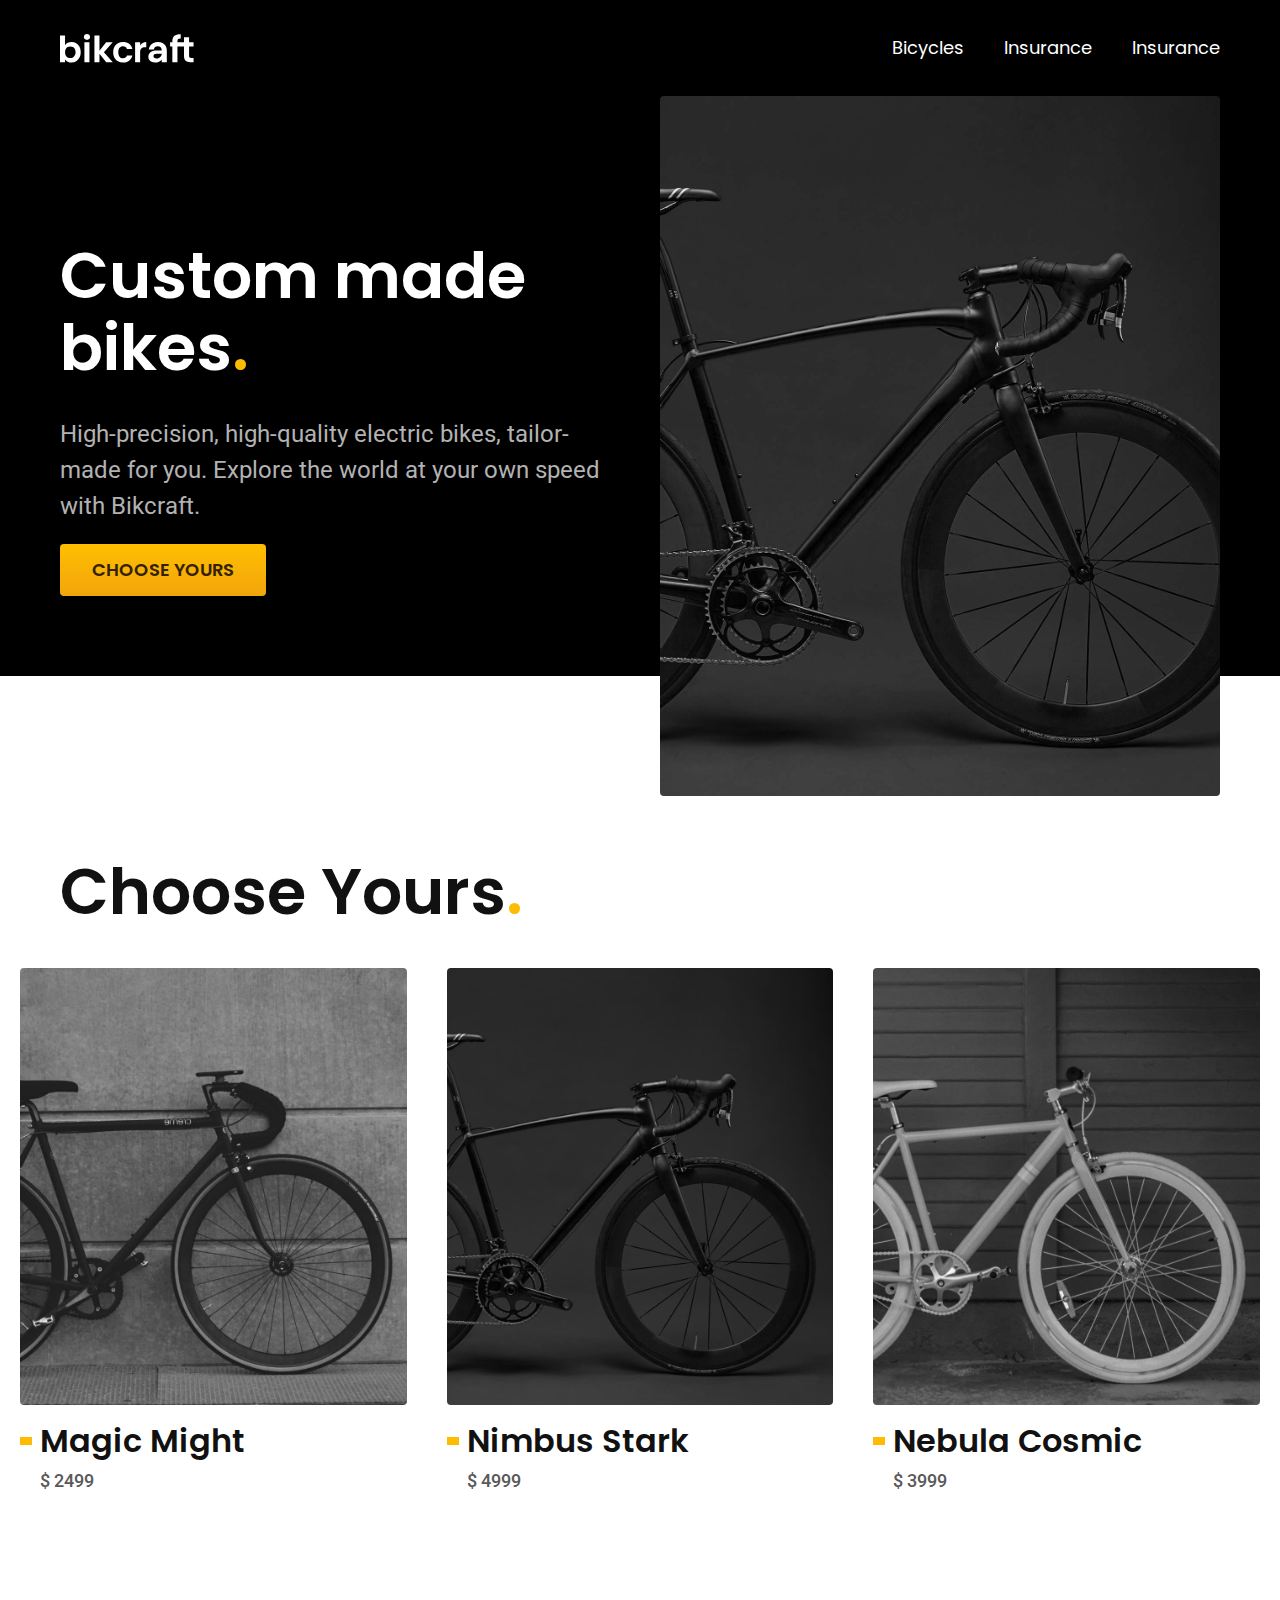
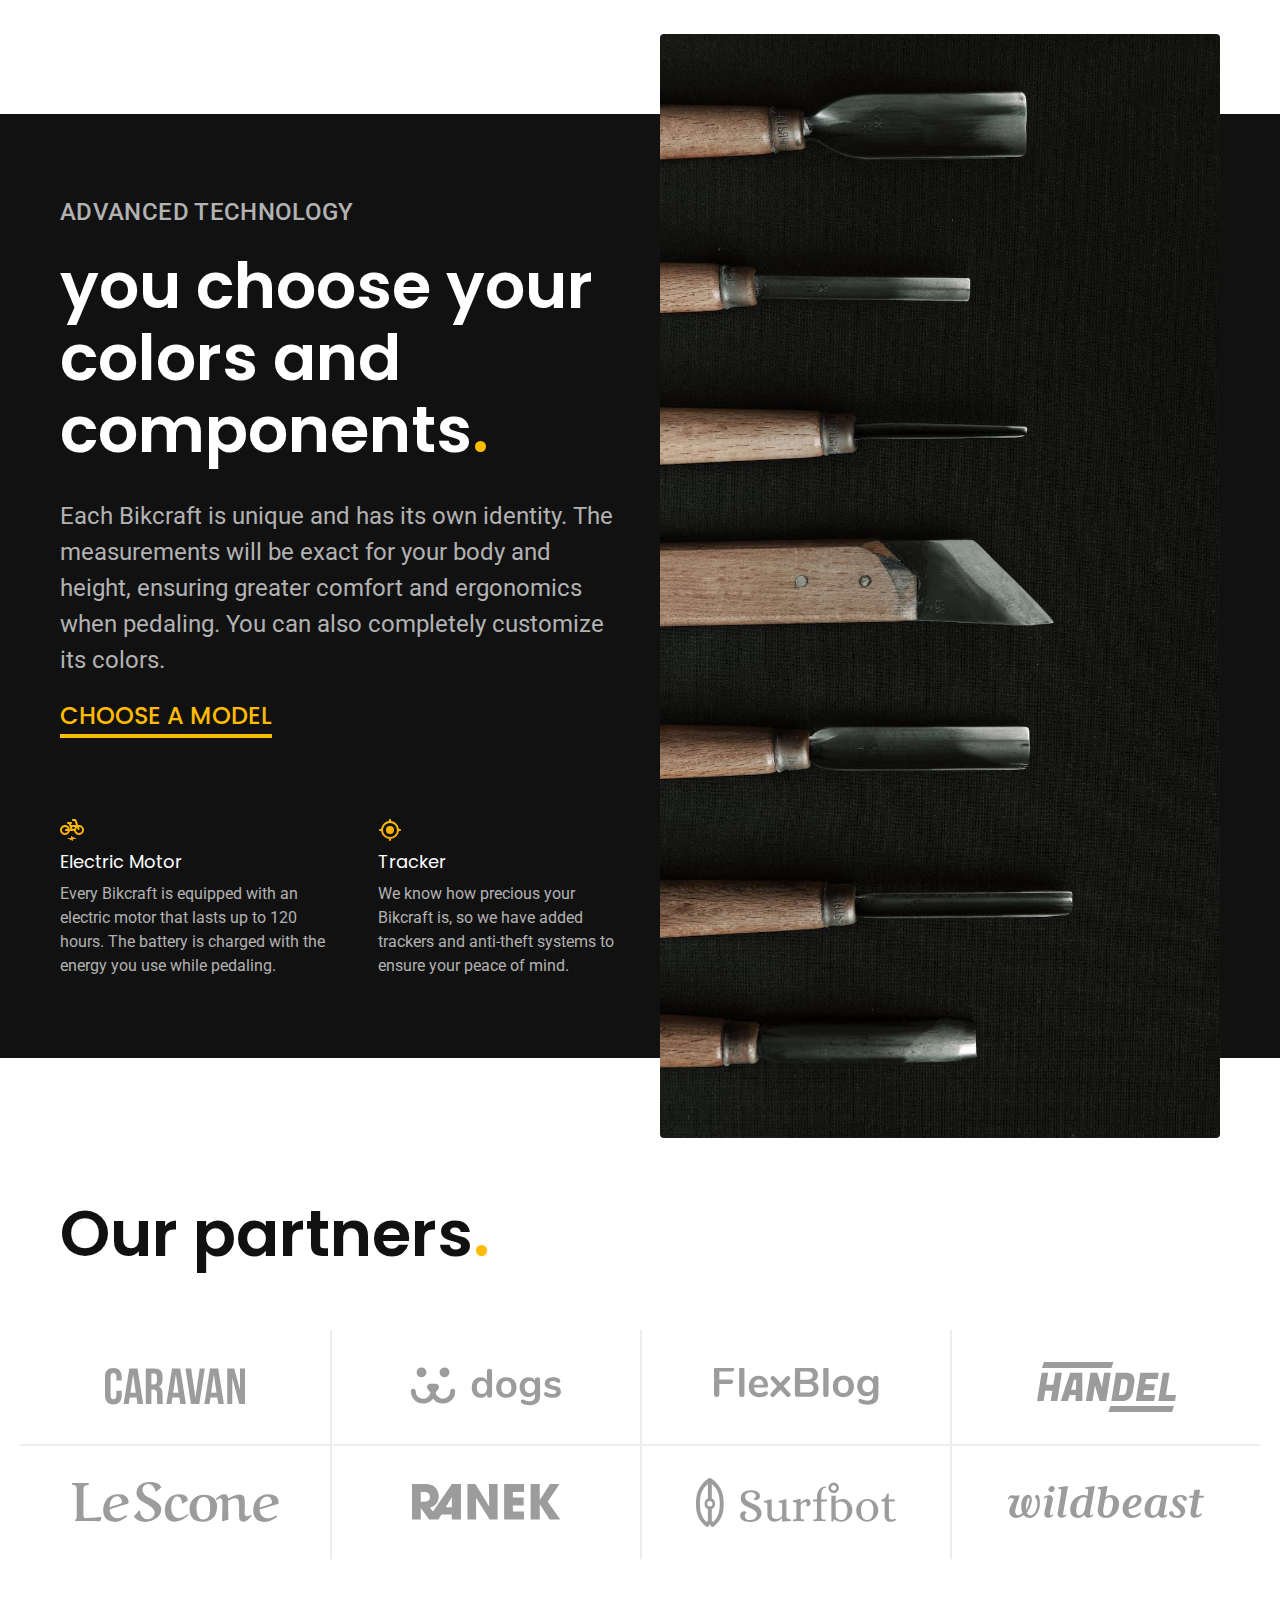
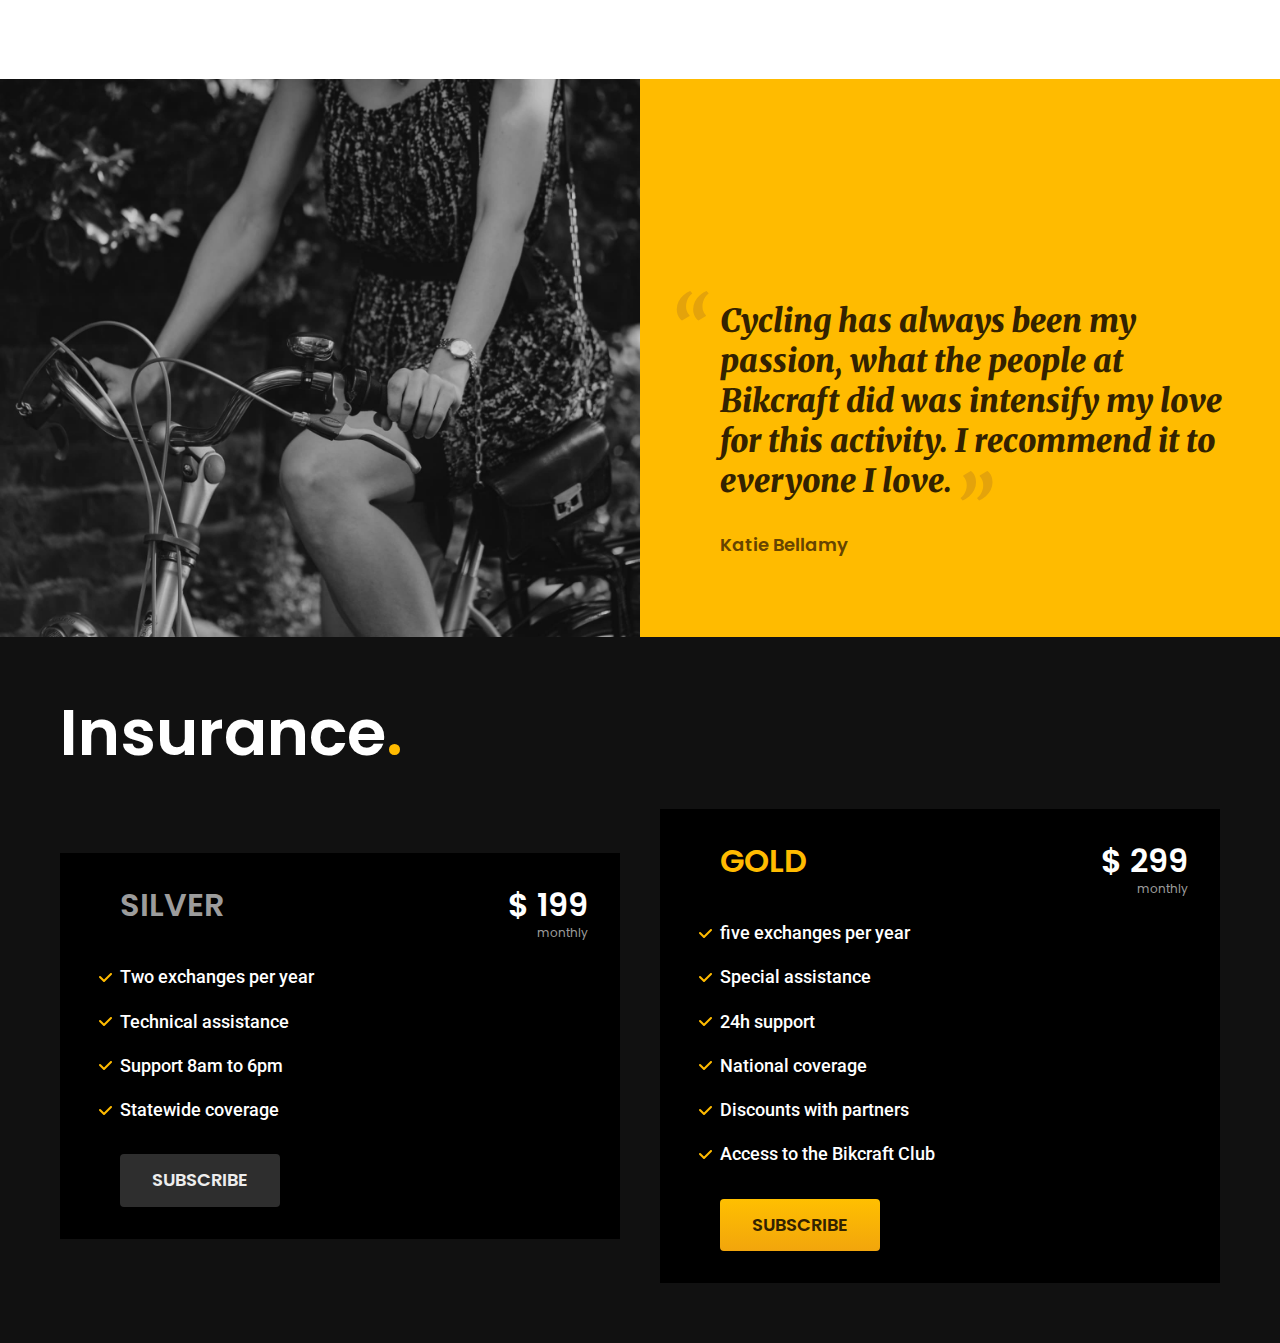
<file: index.html>
<!DOCTYPE html>
<html lang="en">

<head>
    <meta charset="UTF-8">
    <meta name="viewport" content="width=device-width, initial-scale=1.0">
    <title>Bikcraft - Electric Bicycles</title>
    <meta name="description" content="High-precision, high-quality electric bikes, tailor-made 
    for the customer. Explore the world at your own speed with Bikcraft.">
    <link rel="stylesheet" href="./css/style.css">

    <link rel="preconnect" href="https://fonts.googleapis.com">
    <link rel="preconnect" href="https://fonts.gstatic.com" crossorigin>
    <link
        href="https://fonts.googleapis.com/css2?family=Merriweather:ital,opsz,wght@0,18..144,300..900;1,18..144,300..900&family=Poppins:ital,wght@0,100;0,200;0,300;0,400;0,500;0,600;0,700;0,800;0,900;1,100;1,200;1,300;1,400;1,500;1,600;1,700;1,800;1,900&family=Roboto:ital,wght@0,100..900;1,100..900&display=swap"
        rel="stylesheet">
</head>

<body>
    <header class="header-bg">
        <div class="header container">
            <a href="./"><img src="./img/bikcraft.svg" alt="Bikcraft"></a>
            <nav aria-label="primary">
                <ul class="header-menu font-1-m color-0">
                    <li><a href="">Bicycles</a></li>
                    <li><a href="">Insurance</a></li>
                    <li><a href="">Insurance</a></li>
                </ul>
            </nav>
        </div>
    </header>

    <main class="intro-bg">
        <div class="intro container">
            <div class="intro-content">
                <h1 class="font-1-xxl color-0">Custom made bikes<span class="color-p1">.</span></h1>
                <p class="font-2-l color-5">High-precision, high-quality electric bikes, tailor-made for you.
                    Explore the world at your own speed with Bikcraft.</p>
                <a class="button" href="">Choose Yours</a>
            </div>
            <div class="intro-image">
                <img src="./img/pics/introducao.jpg" alt="Black electric bike">
            </div>
        </div>
    </main>

    <article class="bikes-list">
        <h2 class="container font-1-xxl">Choose Yours<span class="color-p1">.</span></h2>

        <ul>
            <li>
                <a href="./bikes/magic.html">
                    <img src="./img/bikes/magic-home.jpg" alt="Black Bike">
                    <h3 class="font-1-xl">Magic Might</h3>
                    <span class="font-2-m color-8">$ 2499</span>
                </a>
            </li>
            <li>
                <a href="./bikes/nebula.html">
                    <img src="./img/bikes/nimbus-home.jpg" alt="Black Bike">
                    <h3 class="font-1-xl">Nimbus Stark</h3>
                    <span class="font-2-m color-8">$ 4999</span>
                </a>
            </li>
            <li>
                <a href="./bikes/nebula.html">
                    <img src="./img/bikes/nebula-home.jpg" alt="Black Bike">
                    <h3 class="font-1-xl">Nebula Cosmic</h3>
                    <span class="font-2-m color-8">$ 3999</span>
                </a>
            </li>
        </ul>
    </article>

    <article class="tech-bg">
        <div class="tech container">
            <div class="tech-content">
                <span class="font-2-l-b color-5">Advanced Technology</span>
                <h2 class="font-1-xxl color-0">you choose your colors and components<span class="color-p1">.</span></h2>
                <p class="font-2-l color-5">Each Bikcraft is unique and has its own identity. The measurements will be
                    exact for your body and
                    height,
                    ensuring greater comfort and ergonomics when pedaling. You can also completely customize its colors.
                </p>
                <a href="./bikes.html" class="link">Choose a model</a>
                <div class="tech-advantages">
                    <div>
                        <img src="./img/icons/eletrica.svg" alt="">
                        <h3 class="font-1-m color-0">Electric Motor</h3>
                        <p class="font-2-s color-5">Every Bikcraft is equipped with an electric motor that lasts up to
                            120 hours.
                            The battery is charged with the energy you use while pedaling.</p>
                    </div>
                    <div>
                        <img src="./img/icons/rastreador.svg" alt="">
                        <h3 class="font-1-m color-0">Tracker</h3>
                        <p class="font-2-s color-5">We know how precious your Bikcraft is, so we have added trackers and
                            anti-theft systems to
                            ensure your peace of mind.</p>
                    </div>
                </div>
            </div>
            <div class="tech-img">
                <img src="./img/pics/tecnologia.jpg" alt="">
            </div>
        </div>
    </article>

    <section class="partners" aria-label="Our partners">
        <h2 class="container font-1-xxl">Our partners<span class="color-p1">.</span></h2>
        <ul>
            <li><img src="./img/partners/caravan.svg" alt="Caravan"></li>
            <li><img src="./img/partners/dogs.svg" alt="Dogs"></li>
            <li><img src="./img/partners/flexblog.svg" alt="Flexblog"></li>
            <li><img src="./img/partners/handel.svg" alt="handel"></li>
            <li><img src="./img/partners/lescone.svg" alt="lescone"></li>
            <li><img src="./img/partners/ranek.svg" alt="ranek"></li>
            <li><img src="./img/partners/surfbot.svg" alt="surfbot"></li>
            <li><img src="./img/partners/wildbeast.svg" alt="wildbeast"></li>
        </ul>
    </section>

    <section class="testimony" aria-label="Testimony">
        <div>
            <img src="./img/pics/depoimento.jpg" alt="person riding a bicycle">
        </div>
        <div class="testimony-content">
            <blockquote class="font-1-xl color-p5">
                <p>Cycling has always been my passion, what the people at Bikcraft did was intensify my love
                    for this activity. I recommend it to everyone I love.</p>
            </blockquote>
            <span class="font-1-m-b color-p4">Katie Bellamy</span>
        </div>
    </section>

    <article class="insurance-bg">
        <div class="insurance container">
            <h2 class="font-1-xxl color-0">Insurance<span class="color-p1">.</span></h2>
            <div class="insurance-item">
                <h3 class="font-1-xl color-6">SILVER</h3>
                <span class="font-1-xl color-0">$ 199 <span class="font-1-xs color-6">monthly</span></span>
                <ul class="font-2-m color-0">
                    <li>Two exchanges per year</li>
                    <li>Technical assistance</li>
                    <li>Support 8am to 6pm</li>
                    <li>Statewide coverage</li>
                </ul>
                <a class="button secondary" href="./budget.html">Subscribe</a>
            </div>

            <div class="insurance-item">
                <h3 class="font-1-xl color-p1">GOLD</h3>
                <span class="font-1-xl color-0">$ 299 <span class="font-1-xs color-6">monthly</span></span>
                <ul class="font-2-m color-0">
                    <li>five exchanges per year</li>
                    <li>Special assistance</li>
                    <li>24h support</li>
                    <li>National coverage</li>
                    <li>Discounts with partners</li>
                    <li>Access to the Bikcraft Club</li>
                </ul>
                <a class="button" href="./budget.html">Subscribe</a>
            </div>
        </div>
    </article>

</body>

</html>
</file>
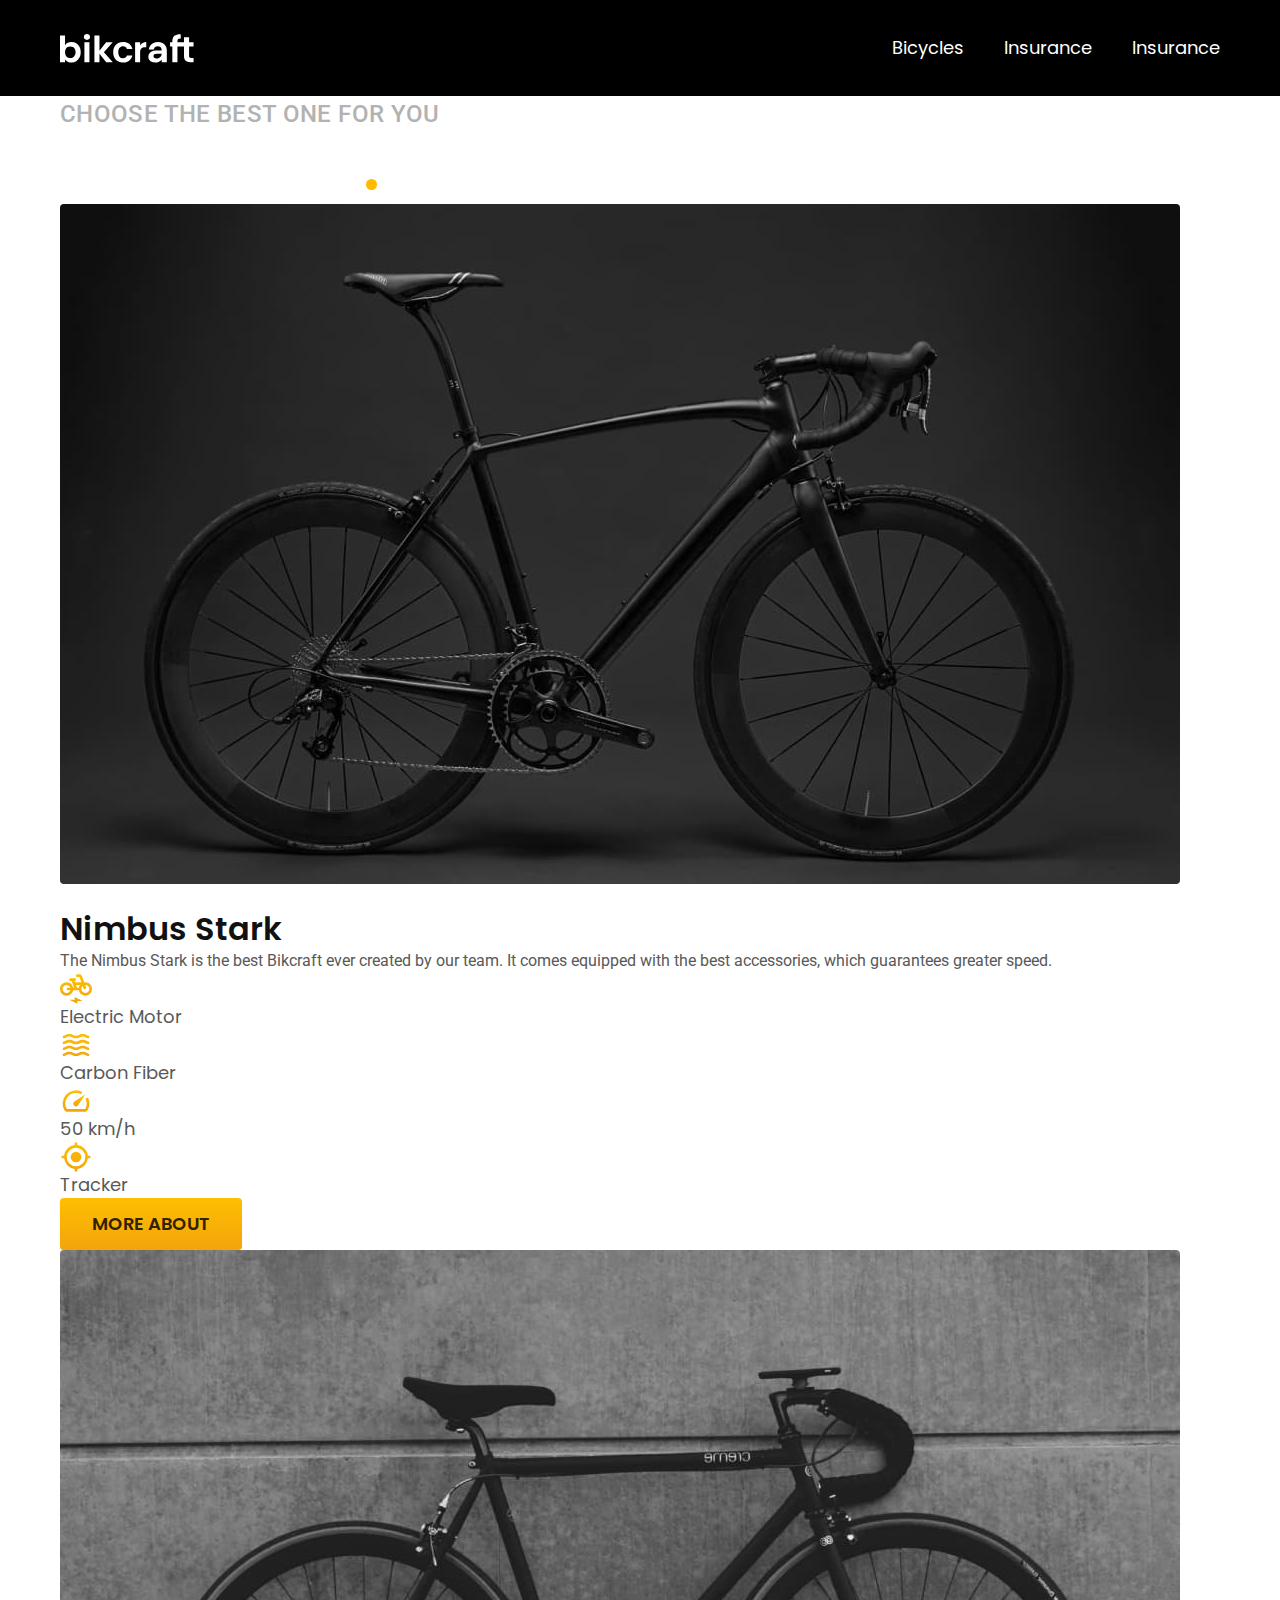
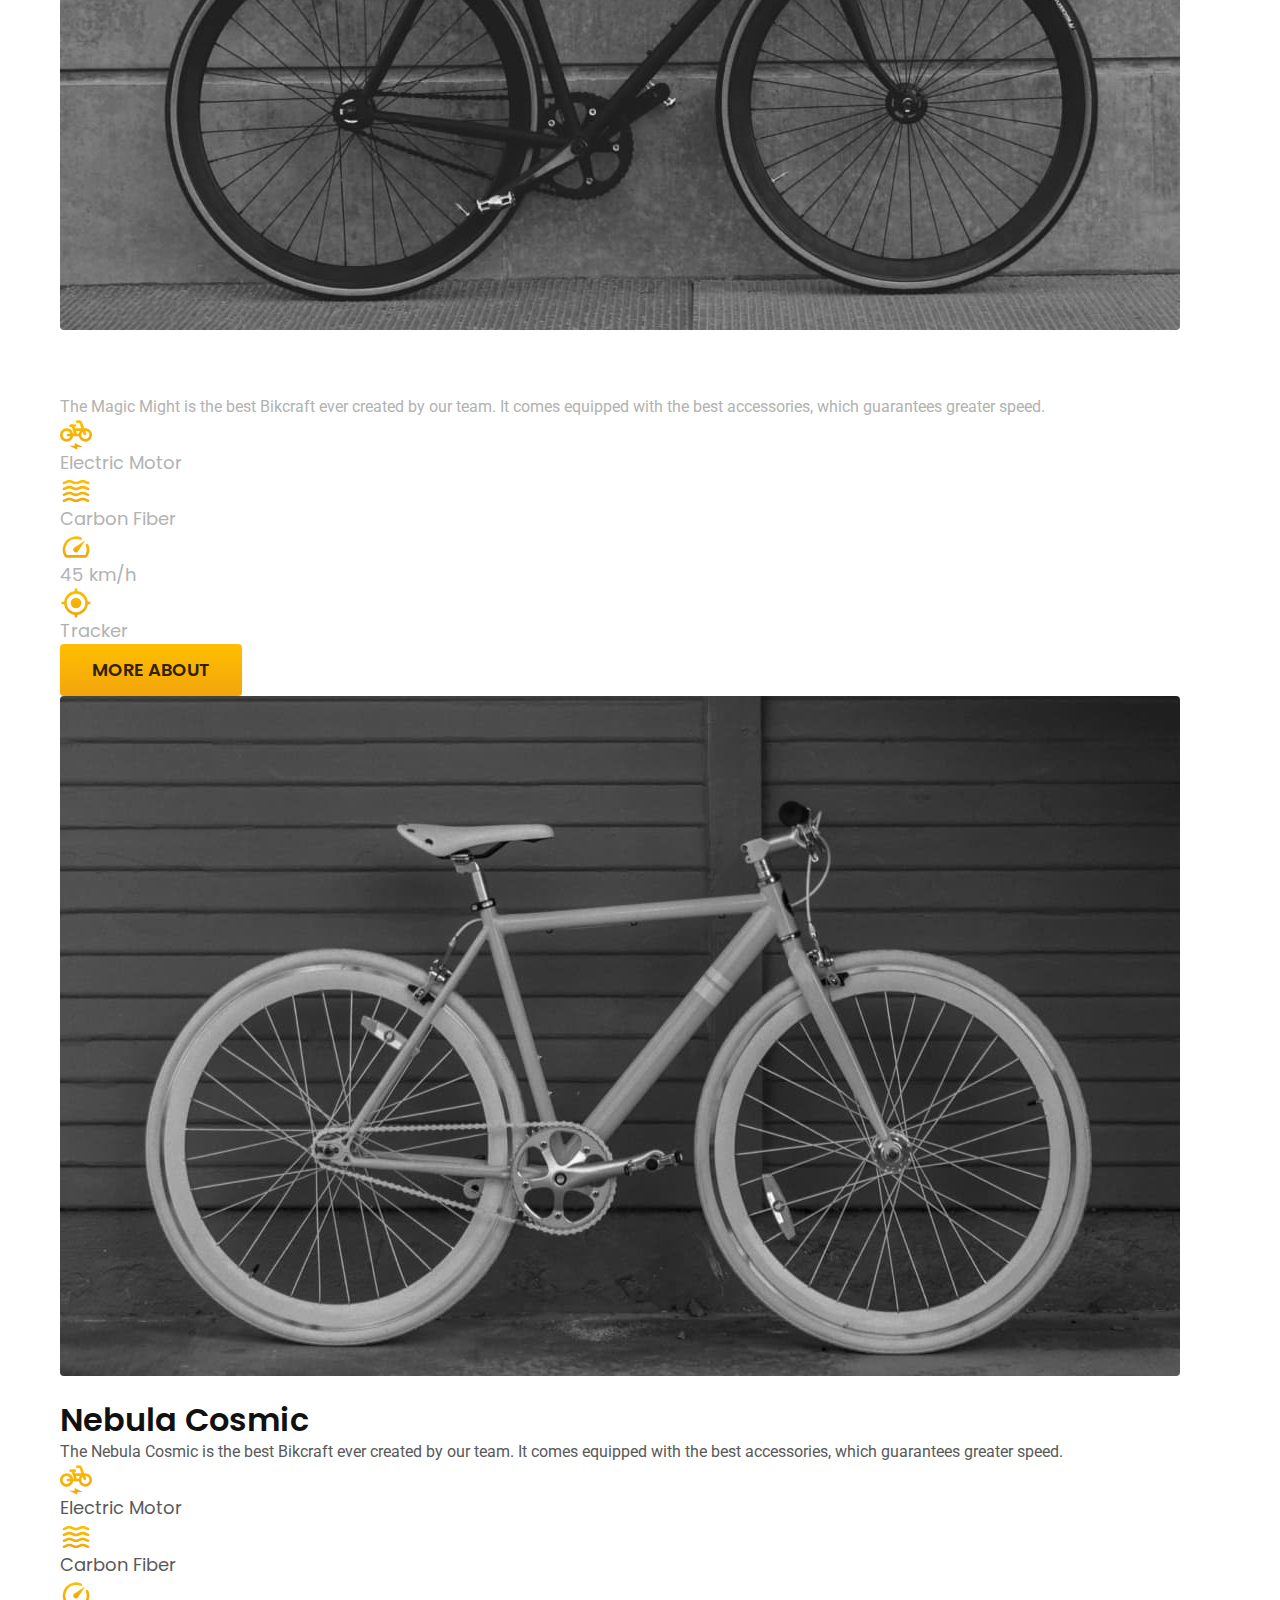
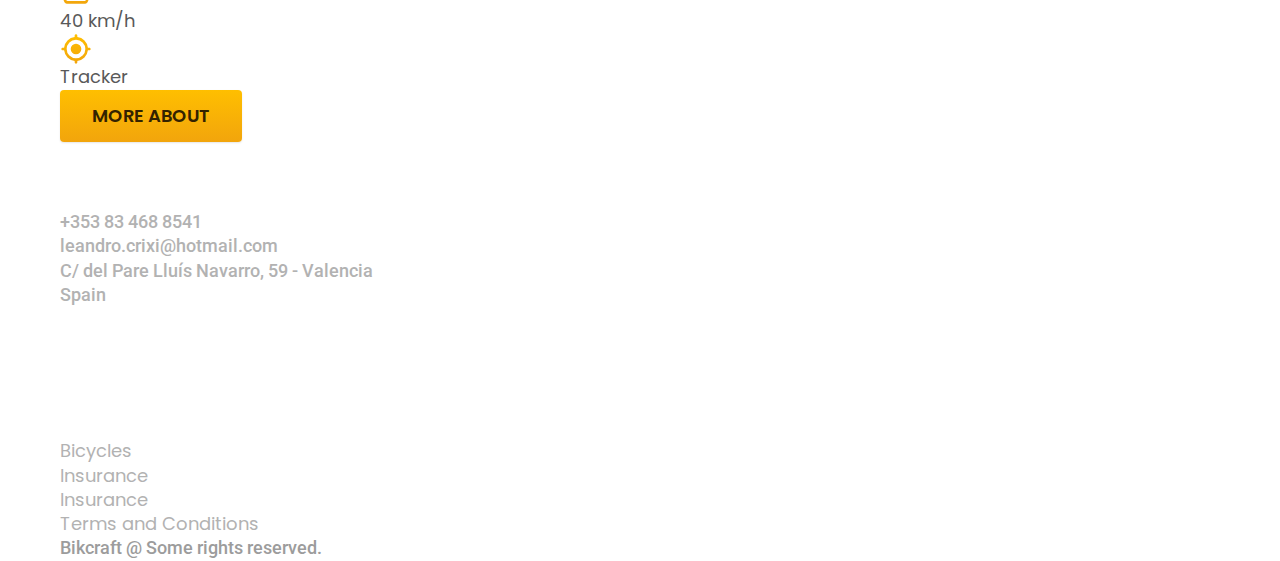
<file: bikes.html>
<!DOCTYPE html>
<html lang="en">

<head>
    <meta charset="UTF-8">
    <meta name="viewport" content="width=device-width, initial-scale=1.0">
    <title>Bicycles | Bikcraft</title>
    <meta name="description" content="Bicycles.">
    <link rel="stylesheet" href="./css/style.css">

    <link rel="preconnect" href="https://fonts.googleapis.com">
    <link rel="preconnect" href="https://fonts.gstatic.com" crossorigin>
    <link
        href="https://fonts.googleapis.com/css2?family=Merriweather:ital,opsz,wght@0,18..144,300..900;1,18..144,300..900&family=Poppins:ital,wght@0,100;0,200;0,300;0,400;0,500;0,600;0,700;0,800;0,900;1,100;1,200;1,300;1,400;1,500;1,600;1,700;1,800;1,900&family=Roboto:ital,wght@0,100..900;1,100..900&display=swap"
        rel="stylesheet">
</head>

<body id="bikes">
    <header class="header-bg">
        <div class="header container">
            <a href="./"><img src="./img/bikcraft.svg" alt="Bikcraft"></a>
            <nav aria-label="primary">
                <ul class="header-menu font-1-m color-0">
                    <li><a href="./bikes.html">Bicycles</a></li>
                    <li><a href="">Insurance</a></li>
                    <li><a href="">Insurance</a></li>
                </ul>
            </nav>
        </div>
    </header>

    <main>
        <div class="title-bg">
            <div class="title container">
                <p class="font-2-l-b color-5">Choose the best one for you</p>
                <h1 class="font-1-xxl color-0">Our Bikes<span class="color-p1">.</span></h1>
            </div>
        </div>

        <!-- Bike 1 -->
        <div class="bikes container">
            <div class="bikes-img">
                <img src="./img/bikes/nimbus.jpg" alt="Black Bike">
                <span class="font-2-m color-0">$ 4999</span>
            </div>
            <div class="bikes-content">
                <h2 class="font-1-xl">Nimbus Stark</h2>
                <p class="font-2-s color-8">The Nimbus Stark is the best Bikcraft ever created by our team. It comes
                    equipped with the best
                    accessories, which guarantees greater speed.</p>
                <ul class="font-1-m color-8">
                    <li><img src="./img/icons/eletrica.svg" alt="">Electric Motor</li>
                    <li><img src="./img/icons/carbono.svg" alt="">Carbon Fiber</li>
                    <li><img src="./img/icons/velocidade.svg" alt="">50 km/h</li>
                    <li><img src="./img/icons/rastreador.svg" alt="">Tracker</li>
                </ul>
                <a class="button arrow" href="./bikes/nimbus.html">More About</a>
            </div>
        </div>

        <!-- Bike 2 -->
        <div class="bikes-bg">
            <div class="bikes container">
                <div class="bikes-img">
                    <img src="./img/bikes/magic.jpg" alt="Black Bike">
                    <span class="font-2-m color-0">$ 2499</span>
                </div>
                <div class="bikes-content">
                    <h2 class="font-1-xl color-0">Magic Might</h2>
                    <p class="font-2-s color-5">The Magic Might is the best Bikcraft ever created by our team. It comes
                        equipped with the best
                        accessories, which guarantees greater speed.</p>
                    <ul class="font-1-m color-5">
                        <li><img src="./img/icons/eletrica.svg" alt="">Electric Motor</li>
                        <li><img src="./img/icons/carbono.svg" alt="">Carbon Fiber</li>
                        <li><img src="./img/icons/velocidade.svg" alt="">45 km/h</li>
                        <li><img src="./img/icons/rastreador.svg" alt="">Tracker</li>
                    </ul>
                    <a class="button arrow" href="./bikes/magic.html">More About</a>
                </div>
            </div>
        </div>

        <!-- Bike 3 -->
        <div class="bikes container">
            <div class="bikes-img">
                <img src="./img/bikes/nebula.jpg" alt="Black Bike">
                <span class="font-2-m color-0">$ 3999</span>
            </div>
            <div class="bikes-content">
                <h2 class="font-1-xl">Nebula Cosmic</h2>
                <p class="font-2-s color-8">The Nebula Cosmic is the best Bikcraft ever created by our team. It comes
                    equipped with the best
                    accessories, which guarantees greater speed.</p>
                <ul class="font-1-m color-8">
                    <li><img src="./img/icons/eletrica.svg" alt="">Electric Motor</li>
                    <li><img src="./img/icons/carbono.svg" alt="">Carbon Fiber</li>
                    <li><img src="./img/icons/velocidade.svg" alt="">40 km/h</li>
                    <li><img src="./img/icons/rastreador.svg" alt="">Tracker</li>
                </ul>
                <a class="button arrow" href="./bikes/nubula.html">More About</a>
            </div>
        </div>

    </main>

    <footer class="footer-bg">
        <div class="footer container">
            <img src="./img/bikcraft.svg" alt="Bikcraft">
            <div class="footer-contact">
                <h3 class="color-0 font-2-l-b">Contact</h3>
                <ul class="color-5 font-2-m">
                    <li><a href="tel:+353834688541">+353 83 468 8541</a></li>
                    <li><a href="mailto:leandro.crixi@hotmail.com">leandro.crixi@hotmail.com</a></li>
                    <li>C/ del Pare Lluís Navarro, 59 - Valencia</li>
                    <li>Spain</li>
                </ul>
                <div class="footer-social">
                    <a>
                        <img src="./img/social-media/instagram.svg" alt="Instagram">
                    </a>
                    <a>
                        <img src="./img/social-media/facebook.svg" alt="Facebook">
                    </a>
                    <a>
                        <img src="./img/social-media/youtube.svg" alt="Youtube">
                    </a>
                </div>
            </div>
            <div class="footer-info">
                <h3 class="color-0 font-2-l-b">Information</h3>
                <nav>
                    <ul class="font-1-m color-5">
                        <li><a href="./bikes.html">Bicycles</a></li>
                        <li><a href="">Insurance</a></li>
                        <li><a href="">Insurance</a></li>
                        <li><a href="./terms.html">Terms and Conditions</a></li>
                    </ul>
                </nav>
            </div>
            <p class="footer-copy font-2-m color-6">Bikcraft @ Some rights reserved.</p>
        </div>
    </footer>

</body>

</html>
</file>
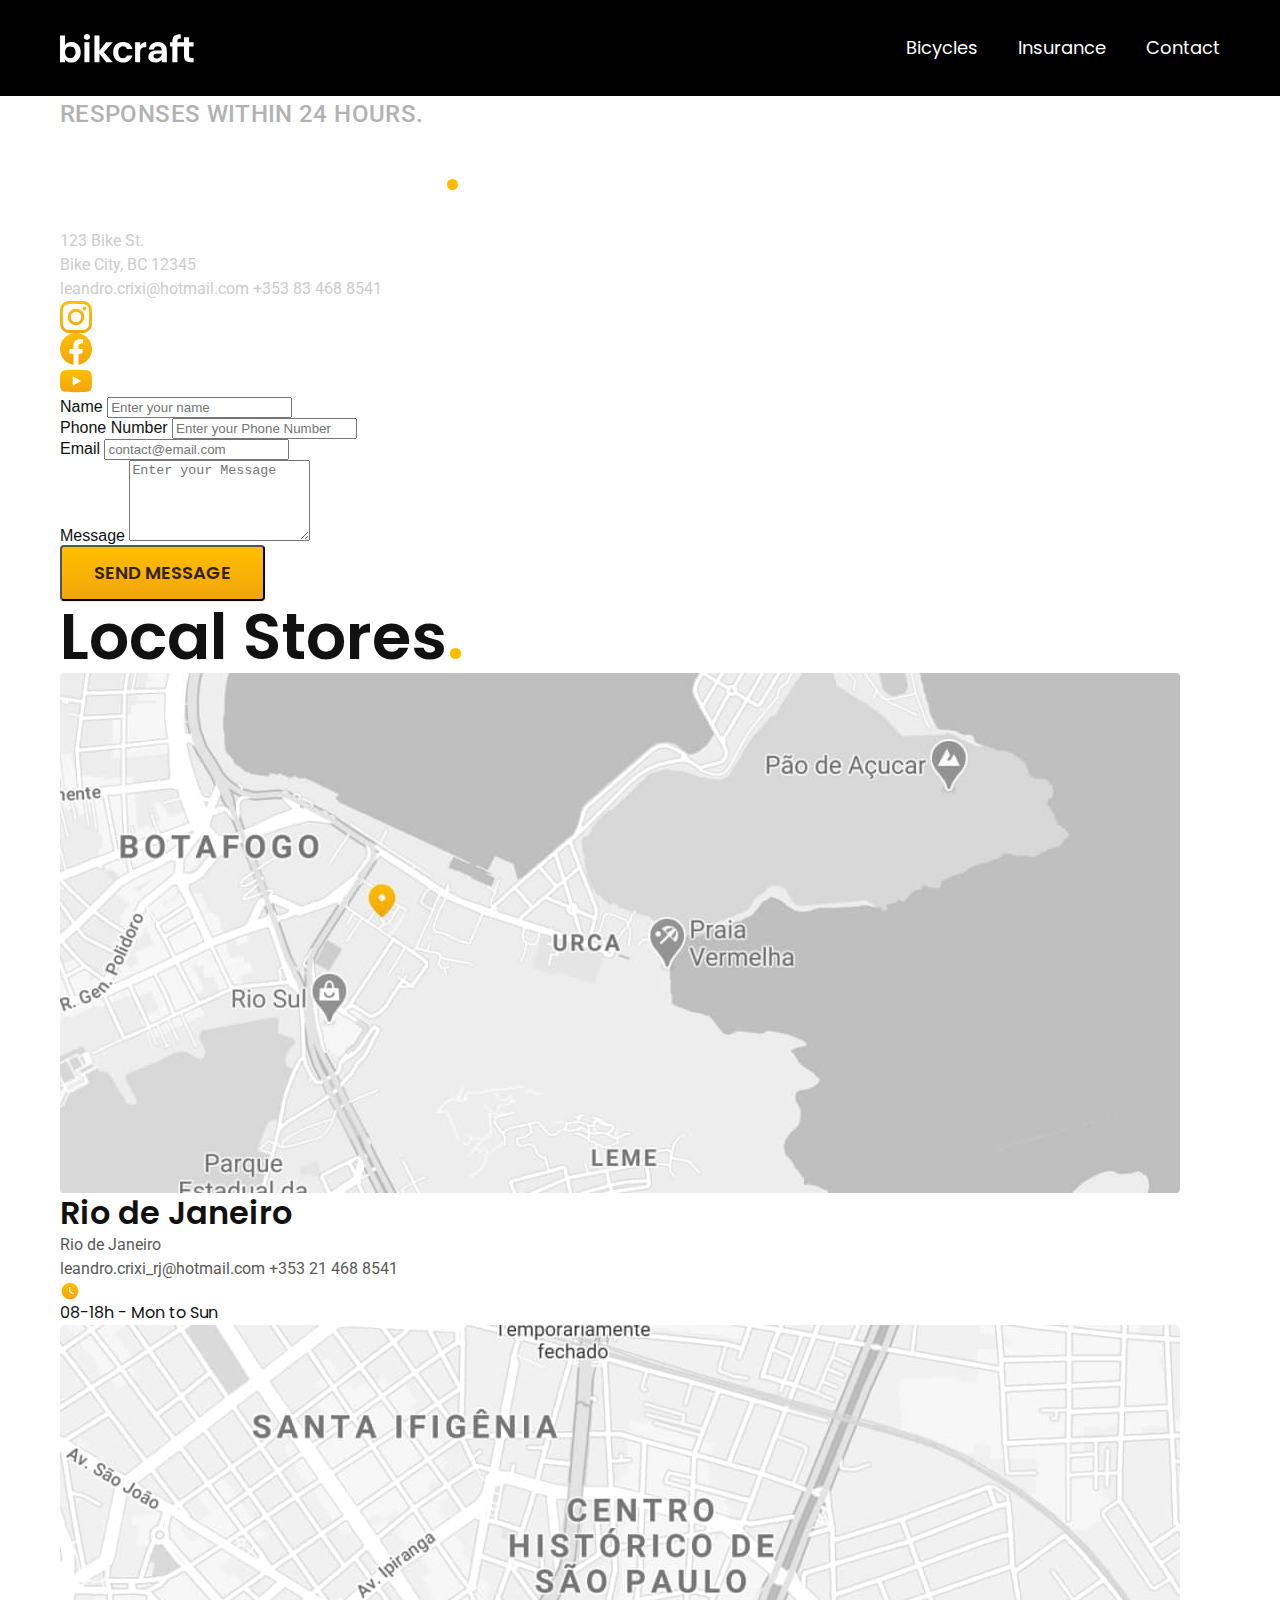
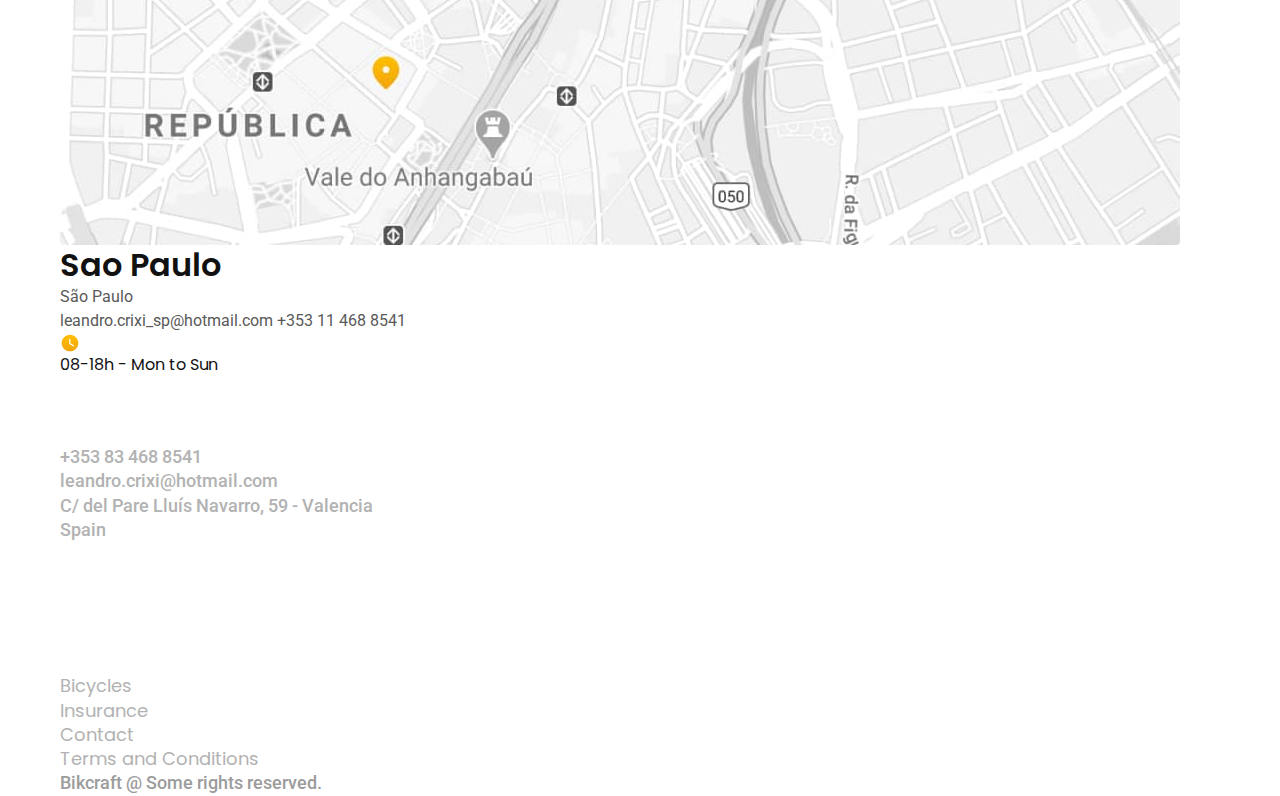
<file: contact.html>
<!DOCTYPE html>
<html lang="en">

<head>
    <meta charset="UTF-8">
    <meta name="viewport" content="width=device-width, initial-scale=1.0">
    <title>Contact | Bikcraft</title>
    <meta name="description" content="Contact.">
    <link rel="shortcut icon" href="./img/icons/eletrica.svg" type="image/svg+xml">
    <link rel="preload" href="./css/style.css" as="style">
    <link rel="stylesheet" href="./css/style.css">

    <link rel="preconnect" href="https://fonts.googleapis.com">
    <link rel="preconnect" href="https://fonts.gstatic.com" crossorigin>
    <link
        href="https://fonts.googleapis.com/css2?family=Merriweather:ital,opsz,wght@0,18..144,300..900;1,18..144,300..900&family=Poppins:ital,wght@0,100;0,200;0,300;0,400;0,500;0,600;0,700;0,800;0,900;1,100;1,200;1,300;1,400;1,500;1,600;1,700;1,800;1,900&family=Roboto:ital,wght@0,100..900;1,100..900&display=swap"
        rel="stylesheet">
    <script>document.documentElement.classList.add('js')</script>
</head>

<body id="contact">
    <header class="header-bg">
        <div class="header container">
            <a href="./"><img src="./img/bikcraft.svg" alt="Bikcraft"></a>
            <nav aria-label="primary">
                <ul class="header-menu font-1-m color-0">
                    <li><a href="../bikes.html">Bicycles</a></li>
                    <li><a href="../insurance.html">Insurance</a></li>
                    <li><a href="../contact.html">Contact</a></li>
                </ul>
            </nav>
        </div>
    </header>

    <main>
        <div class="title-bg">
            <div class="title container">
                <p class="font-2-l-b color-5">Responses within 24 hours.</p>
                <h1 class="font-1-xxl color-0">Our contact<span class="color-p1">.</span></h1>
            </div>
        </div>

        <div class="contact container">
            <section class="contact-info" aria-label="Address">
                <h2 class="font-1-m color-0">Online Store</h2>
                <div class="contact-address font-2-s color-4">
                    <p>123 Bike St.</p>
                    <p>Bike City, BC 12345</p>
                </div>

                <address class="contact-meios font-2-s color-4">
                    <a href="mailto:leandro.crixi@hotmail.com">leandro.crixi@hotmail.com</a>
                    <a href="tel:+353834688541">+353 83 468 8541</a>
                </address>

                <div class="contact-social">
                    <a>
                        <img src="./img/social-media/instagram-p.svg" alt="Instagram">
                    </a>
                    <a>
                        <img src="./img/social-media/facebook-p.svg" alt="Facebook">
                    </a>
                    <a>
                        <img src="./img/social-media/youtube-p.svg" alt="Youtube">
                    </a>
                </div>
            </section>

            <section class="contact-form" aria-label="form">
                <form class="form" action="./">
                    <div>
                        <label for="name">Name</label>
                        <input type="text" id="name" name="name" placeholder="Enter your name" required>
                    </div>
                    <div>
                        <label for="phone">Phone Number</label>
                        <input type="text" id="phone" name="phone" placeholder="Enter your Phone Number" required>
                    </div>
                    <div class="col-2">
                        <label for="email">Email</label>
                        <input type="email" id="email" name="email" placeholder="contact@email.com" required>
                    </div>
                    <div class="col-2">
                        <label for="message">Message</label>
                        <textarea rows="5" id="message" name="message" placeholder="Enter your Message"
                            required></textarea>
                    </div>
                    <button class="button col-2" type="submit">Send message</button>
                </form>
            </section>
        </div>
    </main>

    <article class="stores container">
        <h2 class="font-1-xxl">Local Stores<span class="color-p1">.</span></h2>
        <div class="item-stores">
            <img src="./img/stores/rj.jpg" alt="map of Rio de Janeiro">
            <div class="store-content">
                <h3 class="font-1-xl">Rio de Janeiro</h3>
                <div class="stores-info font-2-s color-8">
                    <p>Rio de Janeiro</p>
                </div>
                <div class="stores-info font-2-s color-8">
                    <a href="mailto:leandro.crixi_rj@hotmail.com">leandro.crixi_rj@hotmail.com</a>
                    <a href="tel:+353834688541">+353 21 468 8541</a>
                </div>
                <p class="store-time font-1-s"><img src="./img/icons/horario.svg" alt="">08-18h - Mon to Sun</p>
            </div>
        </div>
        <div class="item-stores">
            <img src="./img/stores/sp.jpg" alt="map of São Paulo">
            <div class="store-content">
                <h3 class="font-1-xl">Sao Paulo</h3>
                <div class="stores-info font-2-s color-8">
                    <p>São Paulo</p>
                </div>
                <div class="stores-info font-2-s color-8">
                    <a href="mailto:leandro.crixi_sp@hotmail.com">leandro.crixi_sp@hotmail.com</a>
                    <a href="tel:+353834688541">+353 11 468 8541</a>
                </div>
                <p class="store-time font-1-s"><img src="./img/icons/horario.svg" alt="">08-18h - Mon to Sun</p>
            </div>
        </div>
    </article>

    <footer class="footer-bg">
        <div class="footer container">
            <img src="./img/bikcraft.svg" alt="Bikcraft">
            <div class="footer-contact">
                <h3 class="color-0 font-2-l-b">Contact</h3>
                <ul class="color-5 font-2-m">
                    <li><a href="tel:+353834688541">+353 83 468 8541</a></li>
                    <li><a href="mailto:leandro.crixi@hotmail.com">leandro.crixi@hotmail.com</a></li>
                    <li>C/ del Pare Lluís Navarro, 59 - Valencia</li>
                    <li>Spain</li>
                </ul>
                <div class="footer-social">
                    <a>
                        <img src="./img/social-media/instagram.svg" alt="Instagram">
                    </a>
                    <a>
                        <img src="./img/social-media/facebook.svg" alt="Facebook">
                    </a>
                    <a>
                        <img src="./img/social-media/youtube.svg" alt="Youtube">
                    </a>
                </div>
            </div>
            <div class="footer-info">
                <h3 class="color-0 font-2-l-b">Information</h3>
                <nav>
                    <ul class="font-1-m color-5">
                        <li><a href="../bikes.html">Bicycles</a></li>
                        <li><a href="../insurance.html">Insurance</a></li>
                        <li><a href="../contact.html">Contact</a></li>
                        <li><a href="../terms.html">Terms and Conditions</a></li>
                    </ul>
                </nav>
            </div>
            <p class="footer-copy font-2-m color-6">Bikcraft @ Some rights reserved.</p>
        </div>
    </footer>

    <script src="./js/script.js"></script>
</body>

</html>
</file>
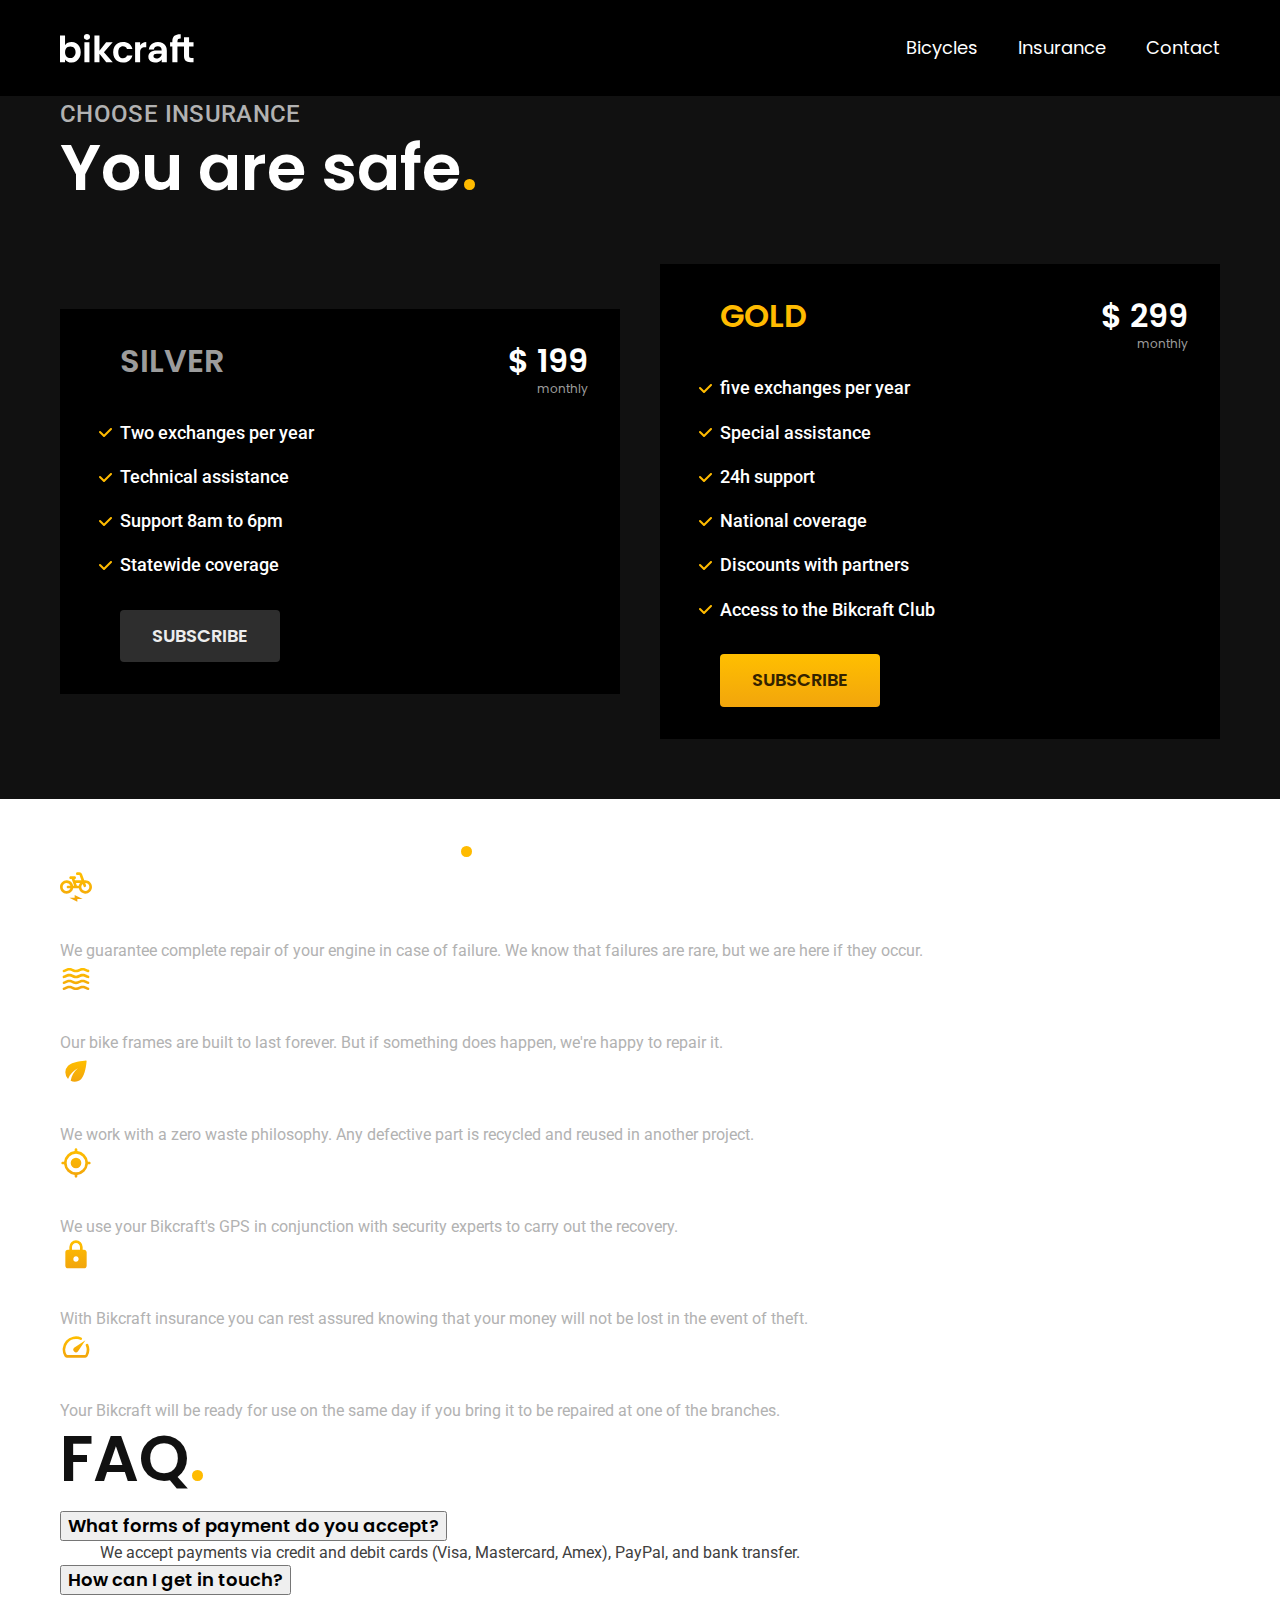
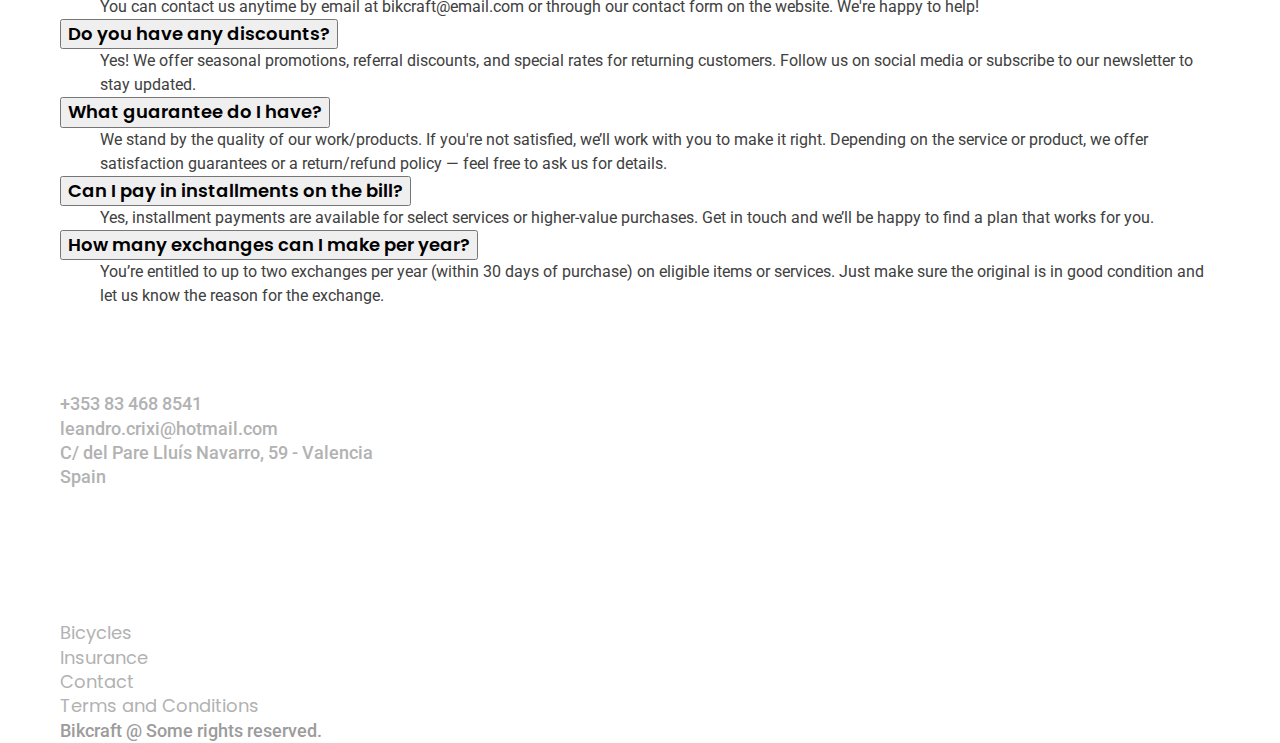
<file: insurance.html>
<!DOCTYPE html>
<html lang="en">

<head>
    <meta charset="UTF-8">
    <meta name="viewport" content="width=device-width, initial-scale=1.0">
    <title>Insurance | Bikcraft</title>
    <meta name="description" content="Insurance.">
    <link rel="shortcut icon" href="./img/icons/eletrica.svg" type="image/svg+xml">
    <link rel="preload" href="./css/style.css" as="style">
    <link rel="stylesheet" href="./css/style.css">

    <link rel="preconnect" href="https://fonts.googleapis.com">
    <link rel="preconnect" href="https://fonts.gstatic.com" crossorigin>
    <link
        href="https://fonts.googleapis.com/css2?family=Merriweather:ital,opsz,wght@0,18..144,300..900;1,18..144,300..900&family=Poppins:ital,wght@0,100;0,200;0,300;0,400;0,500;0,600;0,700;0,800;0,900;1,100;1,200;1,300;1,400;1,500;1,600;1,700;1,800;1,900&family=Roboto:ital,wght@0,100..900;1,100..900&display=swap"
        rel="stylesheet">
    <script>document.documentElement.classList.add('js')</script>
</head>

<body id="insurance">
    <header class="header-bg">
        <div class="header container">
            <a href="./"><img src="./img/bikcraft.svg" alt="Bikcraft"></a>
            <nav aria-label="primary">
                <ul class="header-menu font-1-m color-0">
                    <li><a href="../bikes.html">Bicycles</a></li>
                    <li><a href="../insurance.html">Insurance</a></li>
                    <li><a href="../contact.html">Contact</a></li>
                </ul>
            </nav>
        </div>
    </header>

    <main class="insurance-bg">
        <div class="title-bg">
            <div class="title container">
                <p class="font-2-l-b color-5">Choose Insurance</p>
                <h1 class="font-1-xxl color-0">You are safe<span class="color-p1">.</span></h1>
            </div>
        </div>

        <div class="insurance container">
            <div class="insurance-item fadeInLeft" data-anime="200">
                <h3 class="font-1-xl color-6">SILVER</h3>
                <span class="font-1-xl color-0">$ 199 <span class="font-1-xs color-6">monthly</span></span>
                <ul class="font-2-m color-0">
                    <li>Two exchanges per year</li>
                    <li>Technical assistance</li>
                    <li>Support 8am to 6pm</li>
                    <li>Statewide coverage</li>
                </ul>
                <a class="button secondary" href="./quote.html?type=insurance&product=silver">Subscribe</a>
            </div>

            <div class="insurance-item fadeInRight" data-anime="400">
                <h3 class="font-1-xl color-p1">GOLD</h3>
                <span class="font-1-xl color-0">$ 299 <span class="font-1-xs color-6">monthly</span></span>
                <ul class="font-2-m color-0">
                    <li>five exchanges per year</li>
                    <li>Special assistance</li>
                    <li>24h support</li>
                    <li>National coverage</li>
                    <li>Discounts with partners</li>
                    <li>Access to the Bikcraft Club</li>
                </ul>
                <a class="button" href="./quote.html?type=insurance&product=gold">Subscribe</a>
            </div>
        </div>
    </main>

    <article class="advantages-bg">
        <div class="advantages container">
            <h2 class="font-1-xxl color-0">Advantages<span class="color-p1">.</span></h2>
            <ul>
                <li><img src="./img/icons/eletrica.svg" alt="">
                    <h3 class="font-1-l color-0">Electrical Repair</h3>
                    <p class="font-2-s color-5">We guarantee complete repair of your engine in case of failure.
                        We know that failures are rare, but we are here if they occur.</p>
                </li>
                <li><img src="./img/icons/carbono.svg" alt="">
                    <h3 class="font-1-l color-0">Carbon</h3>
                    <p class="font-2-s color-5">Our bike frames are built to last forever. But if something does happen,
                        we're happy to repair it.</p>
                </li>
                <li><img src="./img/icons/sustentavel.svg" alt="">
                    <h3 class="font-1-l color-0">Sustainable</h3>
                    <p class="font-2-s color-5">We work with a zero waste philosophy. Any defective part is recycled and
                        reused in another project.</p>
                </li>
                <li><img src="./img/icons/rastreador.svg" alt="">
                    <h3 class="font-1-l color-0">Tracker</h3>
                    <p class="font-2-s color-5">We use your Bikcraft's GPS in conjunction with security experts to carry
                        out the recovery.</p>
                </li>
                <li><img src="./img/icons/seguro.svg" alt="">
                    <h3 class="font-1-l color-0">Security</h3>
                    <p class="font-2-s color-5">With Bikcraft insurance you can rest assured knowing that your money
                        will
                        not be lost in the event of theft.</p>
                </li>
                <li><img src="./img/icons/velocidade.svg" alt="">
                    <h3 class="font-1-l color-0">Speed</h3>
                    <p class="font-2-s color-5">Your Bikcraft will be ready for use on the same day if you bring it to
                        be
                        repaired at one of the branches.</p>
                </li>
            </ul>
        </div>
    </article>

    <article class="faq container">
        <h2 class="font-1-xxl">FAQ<span class="color-p1">.</span></h2>

        <dl>
            <div>
                <dt><button class="font-1-m-b" aria-controls="faq1" aria-expanded="true">What forms of payment do you
                        accept?</button></dt>
                <dd id="faq1" class="font-2-s color-9 active">We accept payments via credit and debit cards (Visa,
                    Mastercard, Amex), PayPal, and bank transfer.</dd>
            </div>
            <div>
                <dt><button class="font-1-m-b" aria-controls="faq2" aria-expanded="false">How can I get in
                        touch?</button></dt>
                <dd id="faq2" class="font-2-s color-9">You can contact us anytime by email at bikcraft@email.com or
                    through our contact form on the website. We're happy to help!</dd>
            </div>
            <div>
                <dt><button class="font-1-m-b" aria-controls="faq3" aria-expanded="false">Do you have any
                        discounts?</button></dt>
                <dd id="faq3" class="font-2-s color-9">Yes! We offer seasonal promotions, referral discounts, and
                    special rates for returning customers. Follow us on social media or subscribe to our newsletter to
                    stay updated.</dd>
            </div>
            <div>
                <dt><button class="font-1-m-b" aria-controls="faq4" aria-expanded="false">What guarantee do I
                        have?</button></dt>
                <dd id="faq4" class="font-2-s color-9">We stand by the quality of our work/products. If you're not
                    satisfied, we’ll work with you to make it right. Depending on the service or product, we offer
                    satisfaction guarantees or a return/refund policy — feel free to ask us for details.</dd>
            </div>
            <div>
                <dt><button class="font-1-m-b" aria-controls="faq5" aria-expanded="false">Can I pay in installments on
                        the bill?</button></dt>
                <dd id="faq5" class="font-2-s color-9">Yes, installment payments are available for select services or
                    higher-value purchases. Get in touch and we’ll be happy to find a plan that works for you.</dd>
            </div>
            <div>
                <dt><button class="font-1-m-b" aria-controls="faq6" aria-expanded="false">How many exchanges can I make
                        per year?</button></dt>
                <dd id="faq6" class="font-2-s color-9">You’re entitled to up to two exchanges per year (within 30 days
                    of purchase) on eligible items or services. Just make sure the original is in good condition and let
                    us know the reason for the exchange.</dd>
            </div>
        </dl>
    </article>

    <footer class="footer-bg">
        <div class="footer container">
            <img src="./img/bikcraft.svg" alt="Bikcraft">
            <div class="footer-contact">
                <h3 class="color-0 font-2-l-b">Contact</h3>
                <ul class="color-5 font-2-m">
                    <li><a href="tel:+353834688541">+353 83 468 8541</a></li>
                    <li><a href="mailto:leandro.crixi@hotmail.com">leandro.crixi@hotmail.com</a></li>
                    <li>C/ del Pare Lluís Navarro, 59 - Valencia</li>
                    <li>Spain</li>
                </ul>
                <div class="footer-social">
                    <a>
                        <img src="./img/social-media/instagram.svg" alt="Instagram">
                    </a>
                    <a>
                        <img src="./img/social-media/facebook.svg" alt="Facebook">
                    </a>
                    <a>
                        <img src="./img/social-media/youtube.svg" alt="Youtube">
                    </a>
                </div>
            </div>
            <div class="footer-info">
                <h3 class="color-0 font-2-l-b">Information</h3>
                <nav>
                    <ul class="font-1-m color-5">
                        <li><a href="../bikes.html">Bicycles</a></li>
                        <li><a href="../insurance.html">Insurance</a></li>
                        <li><a href="../contact.html">Contact</a></li>
                        <li><a href="../terms.html">Terms and Conditions</a></li>
                    </ul>
                </nav>
            </div>
            <p class="footer-copy font-2-m color-6">Bikcraft @ Some rights reserved.</p>
        </div>
    </footer>
    <script src="./js/plugins/simple-anime.js"></script>
    <script src="./js/script.js"></script>
</body>

</html>
</file>
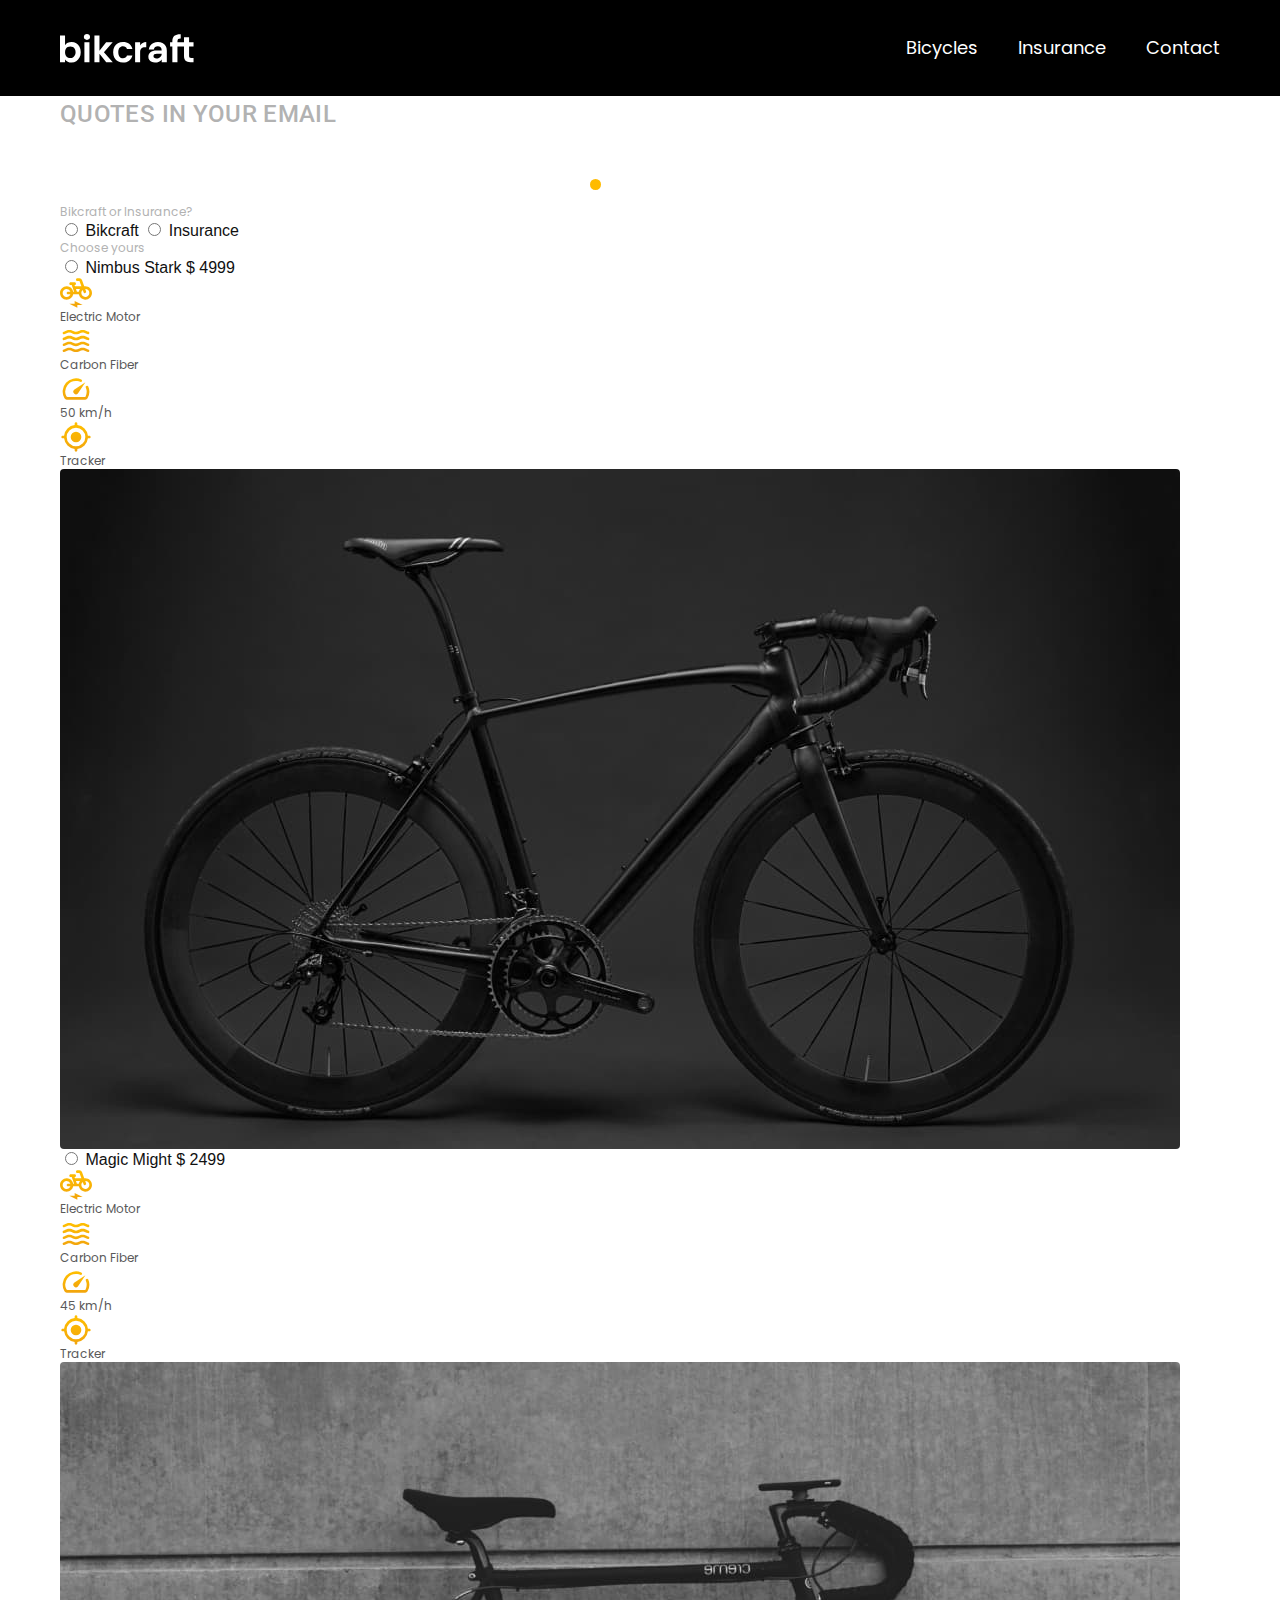
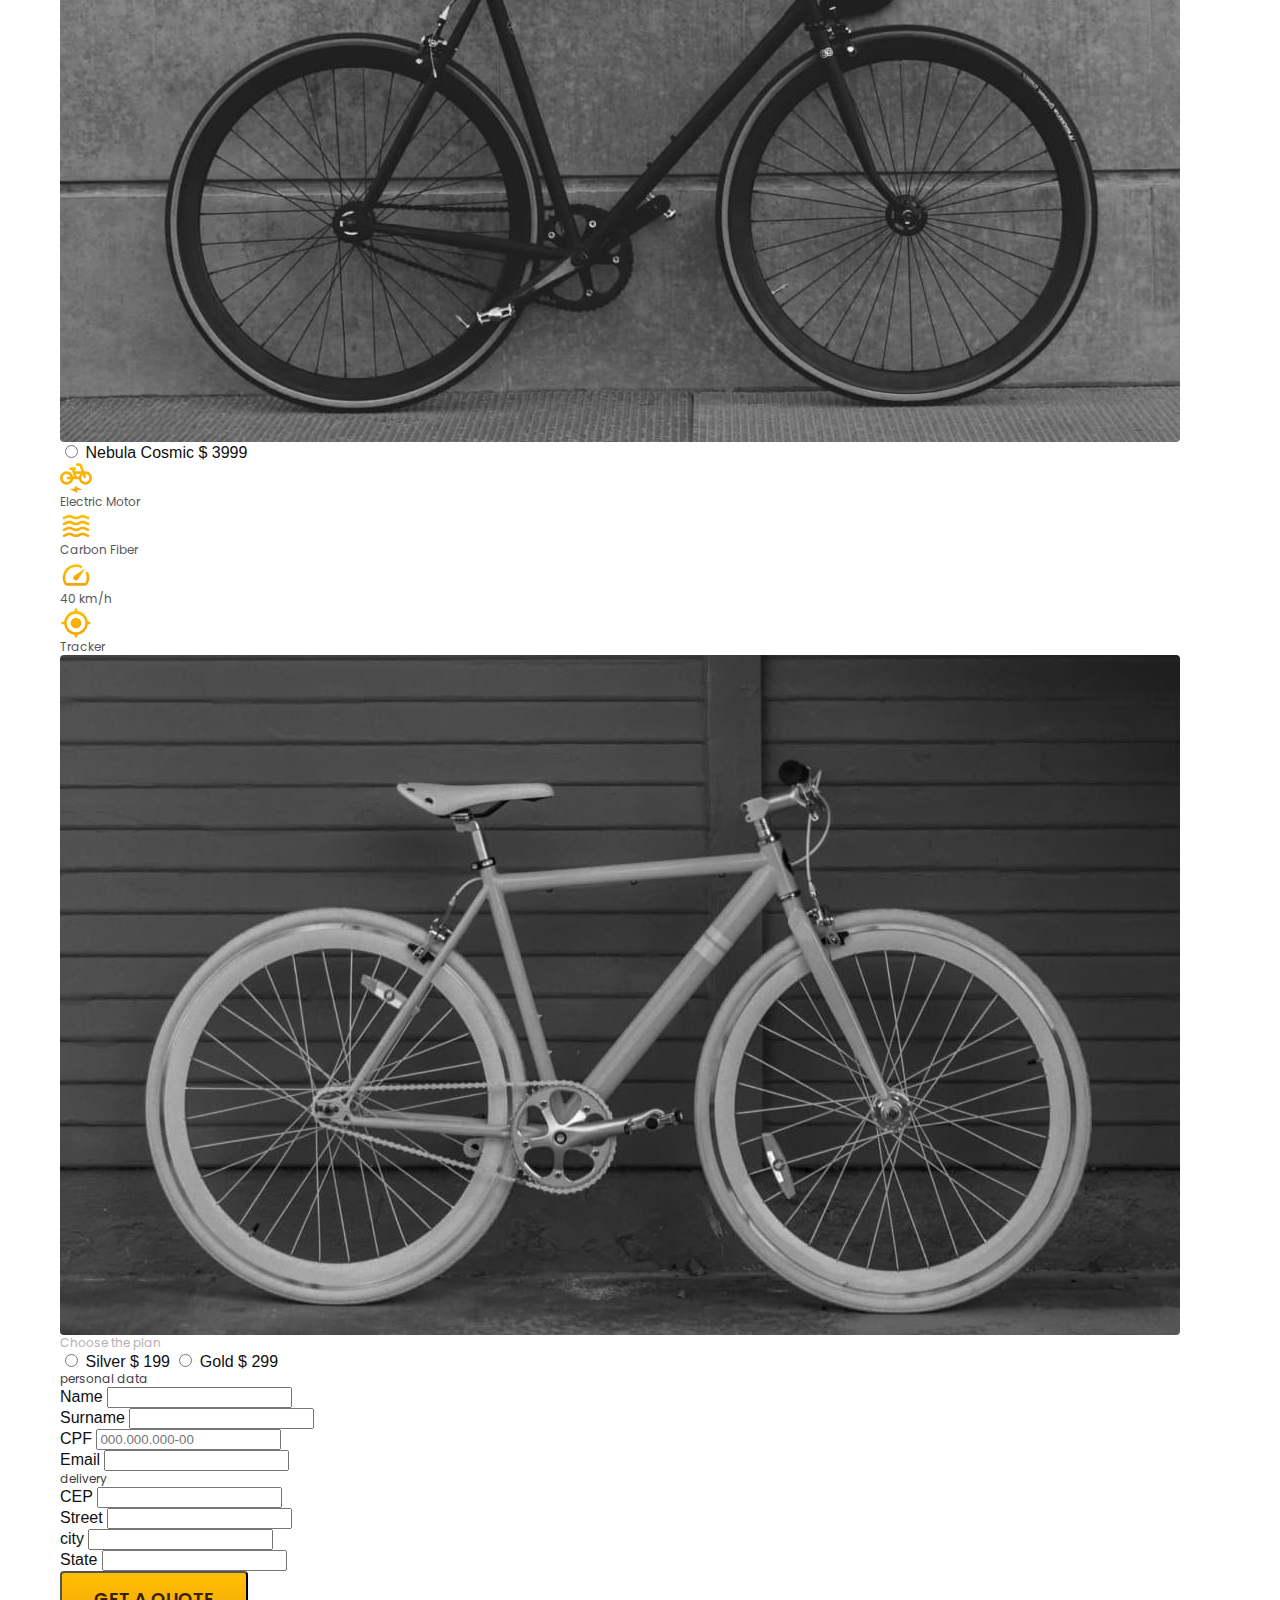
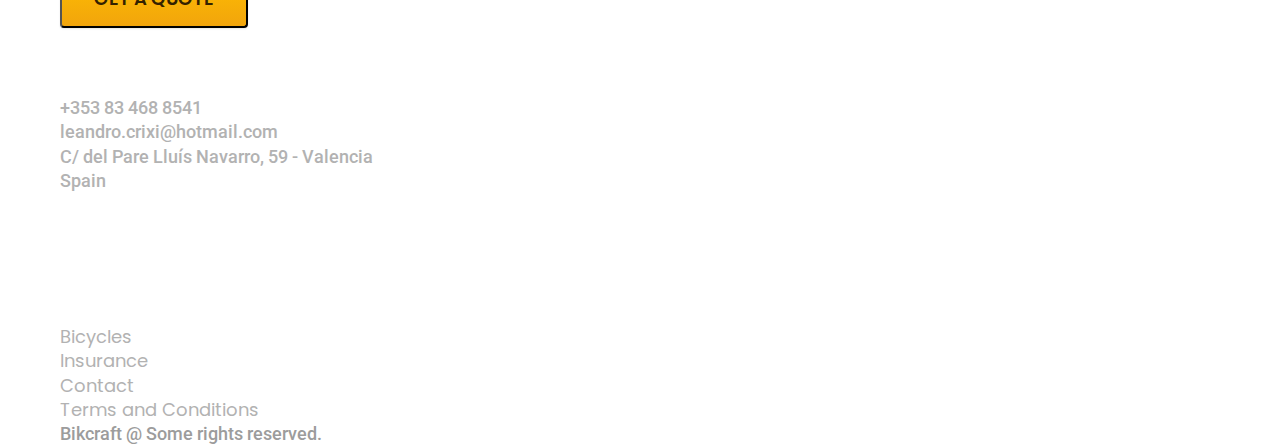
<file: quote.html>
<!DOCTYPE html>
<html lang="en">

<head>
    <meta charset="UTF-8">
    <meta name="viewport" content="width=device-width, initial-scale=1.0">
    <title>Quote | Bikcraft</title>
    <meta name="description" content="Quote.">
    <link rel="preload" href="./css/style.css" as="style">
    <link rel="stylesheet" href="./css/style.css">

    <link rel="preconnect" href="https://fonts.googleapis.com">
    <link rel="preconnect" href="https://fonts.gstatic.com" crossorigin>
    <link
        href="https://fonts.googleapis.com/css2?family=Merriweather:ital,opsz,wght@0,18..144,300..900;1,18..144,300..900&family=Poppins:ital,wght@0,100;0,200;0,300;0,400;0,500;0,600;0,700;0,800;0,900;1,100;1,200;1,300;1,400;1,500;1,600;1,700;1,800;1,900&family=Roboto:ital,wght@0,100..900;1,100..900&display=swap"
        rel="stylesheet">
</head>

<body id="quote">
    <header class="header-bg">
        <div class="header container">
            <a href="./"><img src="./img/bikcraft.svg" alt="Bikcraft"></a>
            <nav aria-label="primary">
                <ul class="header-menu font-1-m color-0">
                    <li><a href="../bikes.html">Bicycles</a></li>
                    <li><a href="../insurance.html">Insurance</a></li>
                    <li><a href="../contact.html">Contact</a></li>
                </ul>
            </nav>
        </div>
    </header>

    <main>
        <div class="title-bg">
            <div class="title container">
                <p class="font-2-l-b color-5">Quotes in your email</p>
                <h1 class="font-1-xxl color-0">Request a quote<span class="color-p1">.</span></h1>
            </div>
        </div>

        <form class="quote container" action="./">
            <div class="quote-product">
                <h2 class="font-1-xs color-5">Bikcraft or Insurance?</h2>

                <input type="radio" name="type" value="bikcraft" id="bikcraft">
                <label for="bikcraft">Bikcraft</label>

                <input type="radio" name="type" value="insurance" id="insurance">
                <label for="insurance">Insurance</label>

                <div class="quote-content" id="quote-bikcraft">
                    <h2 class="font-1-xs color-5">Choose yours</h2>

                    <input type="radio" name="product" value="nimbus" id="nimbus">
                    <label for="nimbus">Nimbus Stark <span>$ 4999</span></label>
                    <div class="quote-details">
                        <ul class="font-1-xs color-8">
                            <li><img src="./img/icons/eletrica.svg" alt="electric motor">Electric Motor</li>
                            <li><img src="./img/icons/carbono.svg" alt="electric motor">Carbon Fiber</li>
                            <li><img src="./img/icons/velocidade.svg" alt="electric motor">50 km/h</li>
                            <li><img src="./img/icons/rastreador.svg" alt="electric motor">Tracker</li>
                        </ul>
                        <img src="./img/bikes/nimbus.jpg" alt="Nimbus">
                    </div>

                    <input type="radio" name="product" value="magic" id="magic">
                    <label for="magic">Magic Might <span>$ 2499</span></label>
                    <div class="quote-details">
                        <ul class="font-1-xs color-8">
                            <li><img src="./img/icons/eletrica.svg" alt="electric motor">Electric Motor</li>
                            <li><img src="./img/icons/carbono.svg" alt="electric motor">Carbon Fiber</li>
                            <li><img src="./img/icons/velocidade.svg" alt="electric motor">45 km/h</li>
                            <li><img src="./img/icons/rastreador.svg" alt="electric motor">Tracker</li>
                        </ul>
                        <img src="./img/bikes/magic.jpg" alt="Magic Might">
                    </div>

                    <input type="radio" name="product" value="nebula" id="nebula">
                    <label for="nebula">Nebula Cosmic <span>$ 3999</span></label>
                    <div class="quote-details">
                        <ul class="font-1-xs color-8">
                            <li><img src="./img/icons/eletrica.svg" alt="electric motor">Electric Motor</li>
                            <li><img src="./img/icons/carbono.svg" alt="electric motor">Carbon Fiber</li>
                            <li><img src="./img/icons/velocidade.svg" alt="electric motor">40 km/h</li>
                            <li><img src="./img/icons/rastreador.svg" alt="electric motor">Tracker</li>
                        </ul>
                        <img src="./img/bikes/nebula.jpg" alt="Nebula Cosmic">
                    </div>
                </div>

                <div class="quote-content" id="quote-insurance">
                    <h2 class="font-1-xs color-5">Choose the plan</h2>

                    <input type="radio" name="product" value="silver" id="silver">
                    <label for="silver">Silver <span>$ 199</span></label>
                    <input type="radio" name="product" value="gold" id="gold">
                    <label for="gold">Gold <span>$ 299</span></label>
                </div>
            </div>

            <div class="quote-info form">
                <h2 class="font-1-xs color-9 col-2">personal data</h2>
                <div>
                    <label for="name">Name</label>
                    <input type="text" id="name" name="name">
                </div>
                <div>
                    <label for="surname">Surname</label>
                    <input type="text" id="surname" name="surname">
                </div>
                <div class="col-2">
                    <label for="cpf">CPF</label>
                    <input type="text" id="cpf" name="cpf" placeholder="000.000.000-00">
                </div>
                <div class="col-2">
                    <label for="email">Email</label>
                    <input type="email" id="email" name="email">
                </div>

                <h2 class="font-1-xs color-9 col-2">delivery</h2>
                <div>
                    <label for="cep">CEP</label>
                    <input type="text" id="cep" name="cep">
                </div>
                <div>
                    <label for="street">Street</label>
                    <input type="text" id="street" name="street">
                </div>
                <div>
                    <label for="city">city</label>
                    <input type="text" id="city" name="city">
                </div>
                <div>
                    <label for="state">State</label>
                    <input type="text" id="state" name="state">
                </div>
                <button class="button col-2">Get a Quote</button>
            </div>
        </form>
    </main>

    <footer class="footer-bg">
        <div class="footer container">
            <img src="./img/bikcraft.svg" alt="Bikcraft">
            <div class="footer-contact">
                <h3 class="color-0 font-2-l-b">Contact</h3>
                <ul class="color-5 font-2-m">
                    <li><a href="tel:+353834688541">+353 83 468 8541</a></li>
                    <li><a href="mailto:leandro.crixi@hotmail.com">leandro.crixi@hotmail.com</a></li>
                    <li>C/ del Pare Lluís Navarro, 59 - Valencia</li>
                    <li>Spain</li>
                </ul>
                <div class="footer-social">
                    <a>
                        <img src="./img/social-media/instagram.svg" alt="Instagram">
                    </a>
                    <a>
                        <img src="./img/social-media/facebook.svg" alt="Facebook">
                    </a>
                    <a>
                        <img src="./img/social-media/youtube.svg" alt="Youtube">
                    </a>
                </div>
            </div>
            <div class="footer-info">
                <h3 class="color-0 font-2-l-b">Information</h3>
                <nav>
                    <ul class="font-1-m color-5">
                        <li><a href="../bikes.html">Bicycles</a></li>
                        <li><a href="../insurance.html">Insurance</a></li>
                        <li><a href="../contact.html">Contact</a></li>
                        <li><a href="../terms.html">Terms and Conditions</a></li>
                    </ul>
                </nav>
            </div>
            <p class="footer-copy font-2-m color-6">Bikcraft @ Some rights reserved.</p>
        </div>
    </footer>

    <script src="./js/script.js"></script>
</body>

</html>
</file>
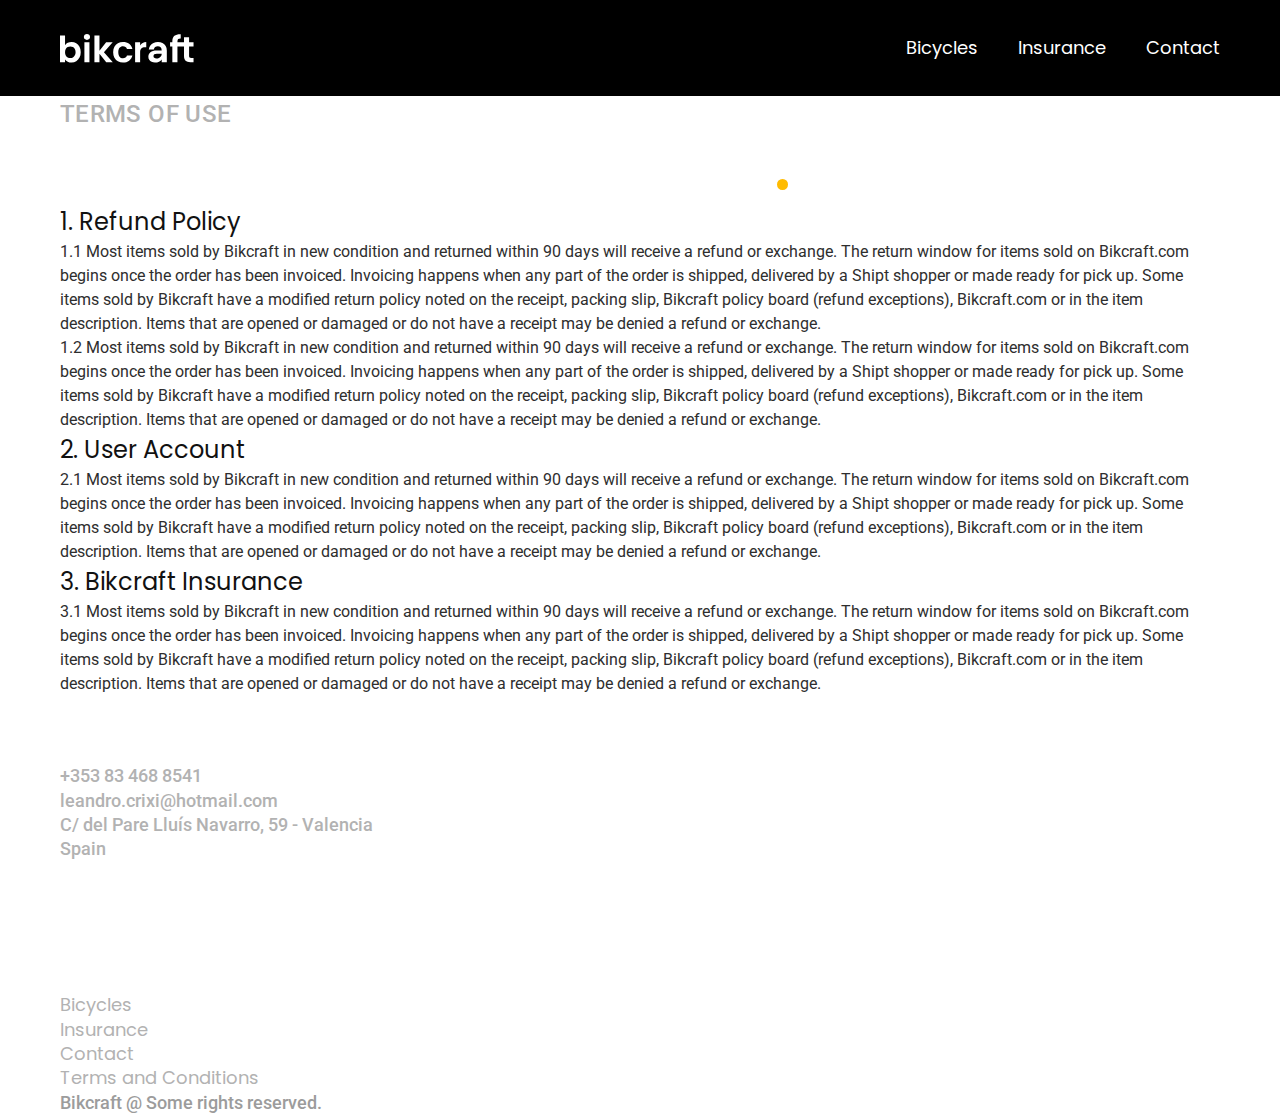
<file: terms.html>
<!DOCTYPE html>
<html lang="en">

<head>
    <meta charset="UTF-8">
    <meta name="viewport" content="width=device-width, initial-scale=1.0">
    <title>Terms and Conditions | Bikcraft</title>
    <meta name="description" content="Terms and Conditions.">
    <link rel="preload" href="./css/style.css" as="style">
    <link rel="stylesheet" href="./css/style.css">

    <link rel="preconnect" href="https://fonts.googleapis.com">
    <link rel="preconnect" href="https://fonts.gstatic.com" crossorigin>
    <link
        href="https://fonts.googleapis.com/css2?family=Merriweather:ital,opsz,wght@0,18..144,300..900;1,18..144,300..900&family=Poppins:ital,wght@0,100;0,200;0,300;0,400;0,500;0,600;0,700;0,800;0,900;1,100;1,200;1,300;1,400;1,500;1,600;1,700;1,800;1,900&family=Roboto:ital,wght@0,100..900;1,100..900&display=swap"
        rel="stylesheet">
</head>

<body id="terms">
    <header class="header-bg">
        <div class="header container">
            <a href="./"><img src="./img/bikcraft.svg" alt="Bikcraft"></a>
            <nav aria-label="primary">
                <ul class="header-menu font-1-m color-0">
                    <li><a href="../bikes.html">Bicycles</a></li>
                    <li><a href="../insurance.html">Insurance</a></li>
                    <li><a href="../contact.html">Contact</a></li>
                </ul>
            </nav>
        </div>
    </header>

    <main>
        <div class="title-bg">
            <div class="title container">
                <p class="font-2-l-b color-5">Terms of use</p>
                <h1 class="font-1-xxl color-0">Terms and Conditions<span class="color-p1">.</span></h1>
            </div>
        </div>
        <div class="terms font-2-s color-10 container">
            <h2 class="font-1-l color-11">1. Refund Policy</h2>
            <p>1.1 Most items sold by Bikcraft in new condition and returned within 90 days will receive a refund or
                exchange. The return window for items sold on Bikcraft.com begins once the order has been invoiced.
                Invoicing
                happens when any part of the order is shipped, delivered by a Shipt shopper or made ready for pick up.
                Some
                items sold by Bikcraft have a modified return policy noted on the receipt, packing slip, Bikcraft policy
                board
                (refund exceptions), Bikcraft.com or in the item description. Items that are opened or damaged or do not
                have
                a receipt may be denied a refund or exchange.</p>
            <p>1.2 Most items sold by Bikcraft in new condition and returned within 90 days will receive a refund or
                exchange. The return window for items sold on Bikcraft.com begins once the order has been invoiced.
                Invoicing
                happens when any part of the order is shipped, delivered by a Shipt shopper or made ready for pick up.
                Some
                items sold by Bikcraft have a modified return policy noted on the receipt, packing slip, Bikcraft policy
                board
                (refund exceptions), Bikcraft.com or in the item description. Items that are opened or damaged or do not
                have
                a receipt may be denied a refund or exchange.</p>
            <h2 class="font-1-l color-11">2. User Account</h2>
            <p>2.1 Most items sold by Bikcraft in new condition and returned within 90 days will receive a refund or
                exchange. The return window for items sold on Bikcraft.com begins once the order has been invoiced.
                Invoicing
                happens when any part of the order is shipped, delivered by a Shipt shopper or made ready for pick up.
                Some
                items sold by Bikcraft have a modified return policy noted on the receipt, packing slip, Bikcraft policy
                board
                (refund exceptions), Bikcraft.com or in the item description. Items that are opened or damaged or do not
                have
                a receipt may be denied a refund or exchange.</p>
            <h2 class="font-1-l color-11">3. Bikcraft Insurance</h2>
            <p>3.1 Most items sold by Bikcraft in new condition and returned within 90 days will receive a refund or
                exchange. The return window for items sold on Bikcraft.com begins once the order has been invoiced.
                Invoicing
                happens when any part of the order is shipped, delivered by a Shipt shopper or made ready for pick up.
                Some
                items sold by Bikcraft have a modified return policy noted on the receipt, packing slip, Bikcraft policy
                board
                (refund exceptions), Bikcraft.com or in the item description. Items that are opened or damaged or do not
                have
                a receipt may be denied a refund or exchange.</p>
        </div>
    </main>

    <footer class="footer-bg">
        <div class="footer container">
            <img src="./img/bikcraft.svg" alt="Bikcraft">
            <div class="footer-contact">
                <h3 class="color-0 font-2-l-b">Contact</h3>
                <ul class="color-5 font-2-m">
                    <li><a href="tel:+353834688541">+353 83 468 8541</a></li>
                    <li><a href="mailto:leandro.crixi@hotmail.com">leandro.crixi@hotmail.com</a></li>
                    <li>C/ del Pare Lluís Navarro, 59 - Valencia</li>
                    <li>Spain</li>
                </ul>
                <div class="footer-social">
                    <a>
                        <img src="./img/social-media/instagram.svg" alt="Instagram">
                    </a>
                    <a>
                        <img src="./img/social-media/facebook.svg" alt="Facebook">
                    </a>
                    <a>
                        <img src="./img/social-media/youtube.svg" alt="Youtube">
                    </a>
                </div>
            </div>
            <div class="footer-info">
                <h3 class="color-0 font-2-l-b">Information</h3>
                <nav>
                    <ul class="font-1-m color-5">
                        <li><a href="../bikes.html">Bicycles</a></li>
                        <li><a href="../insurance.html">Insurance</a></li>
                        <li><a href="../contact.html">Contact</a></li>
                        <li><a href="../terms.html">Terms and Conditions</a></li>
                    </ul>
                </nav>
            </div>
            <p class="footer-copy font-2-m color-6">Bikcraft @ Some rights reserved.</p>
        </div>
    </footer>

</body>

</html>
</file>
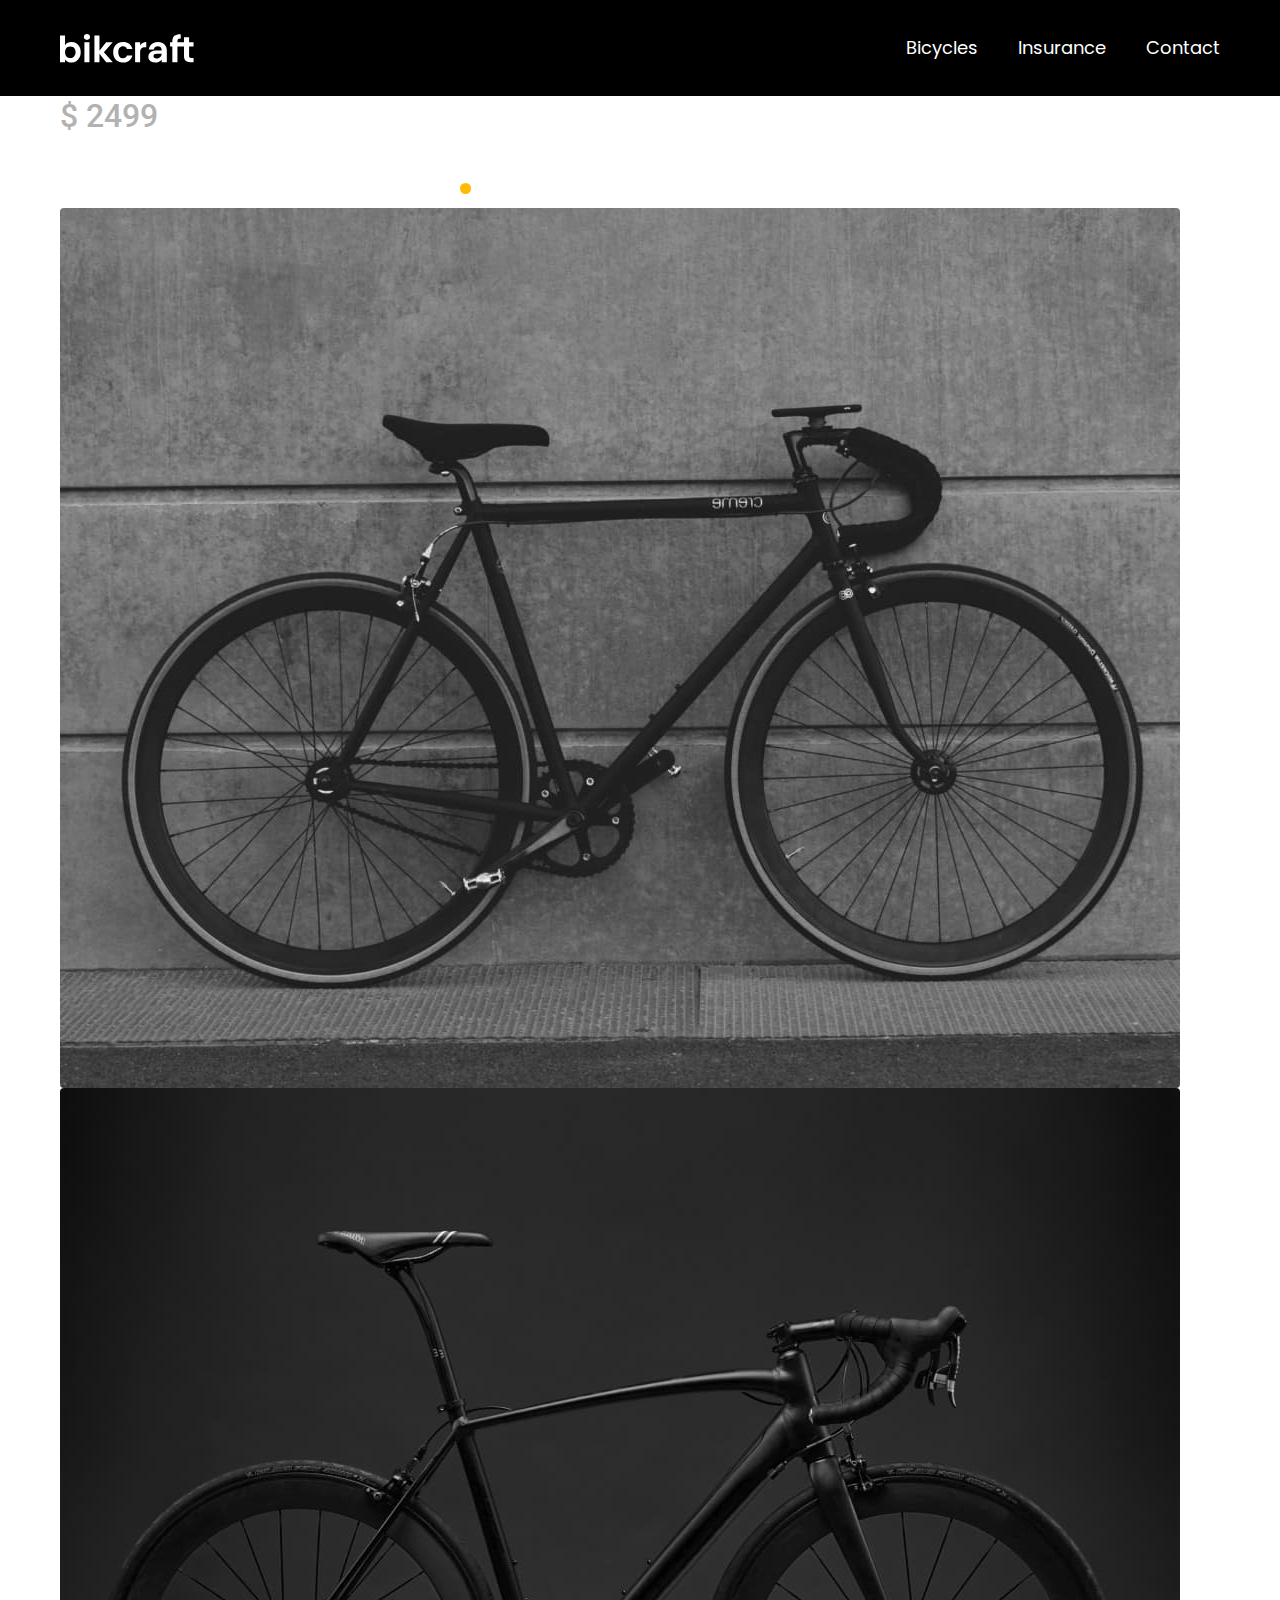
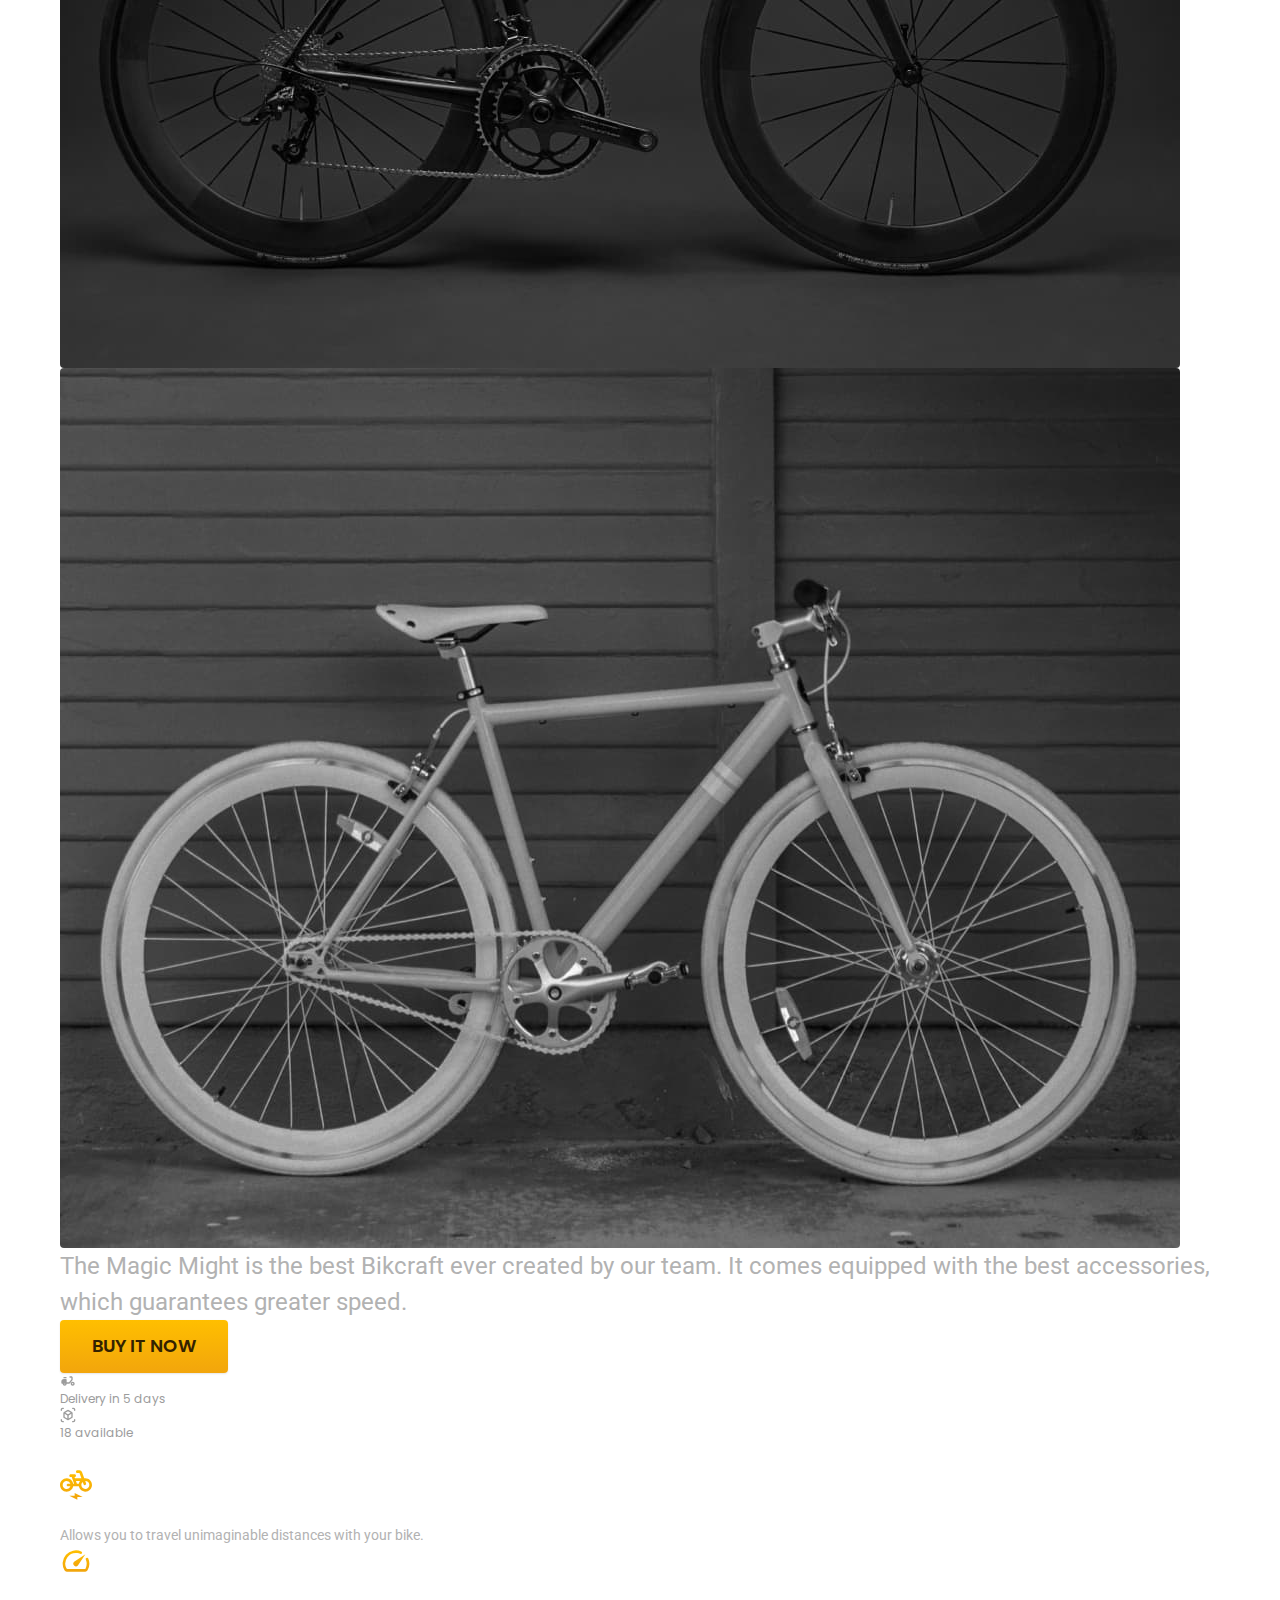
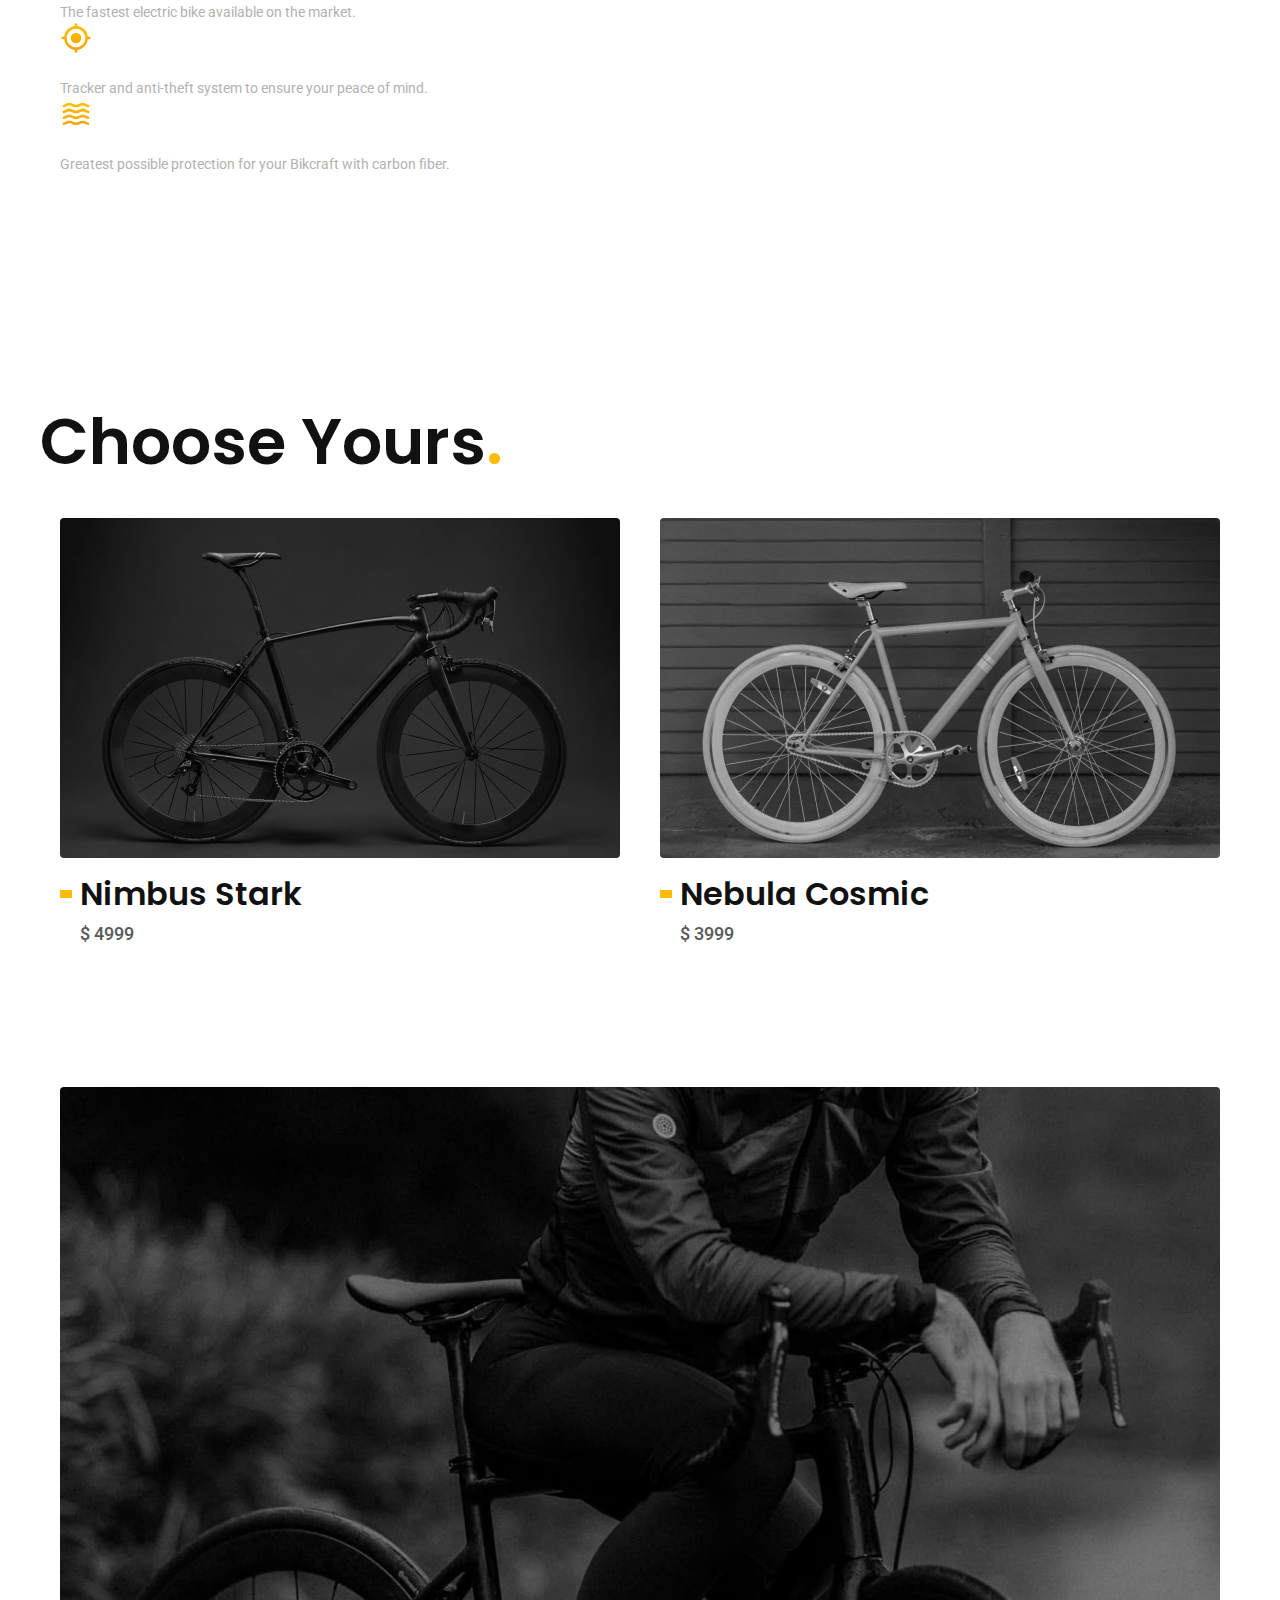
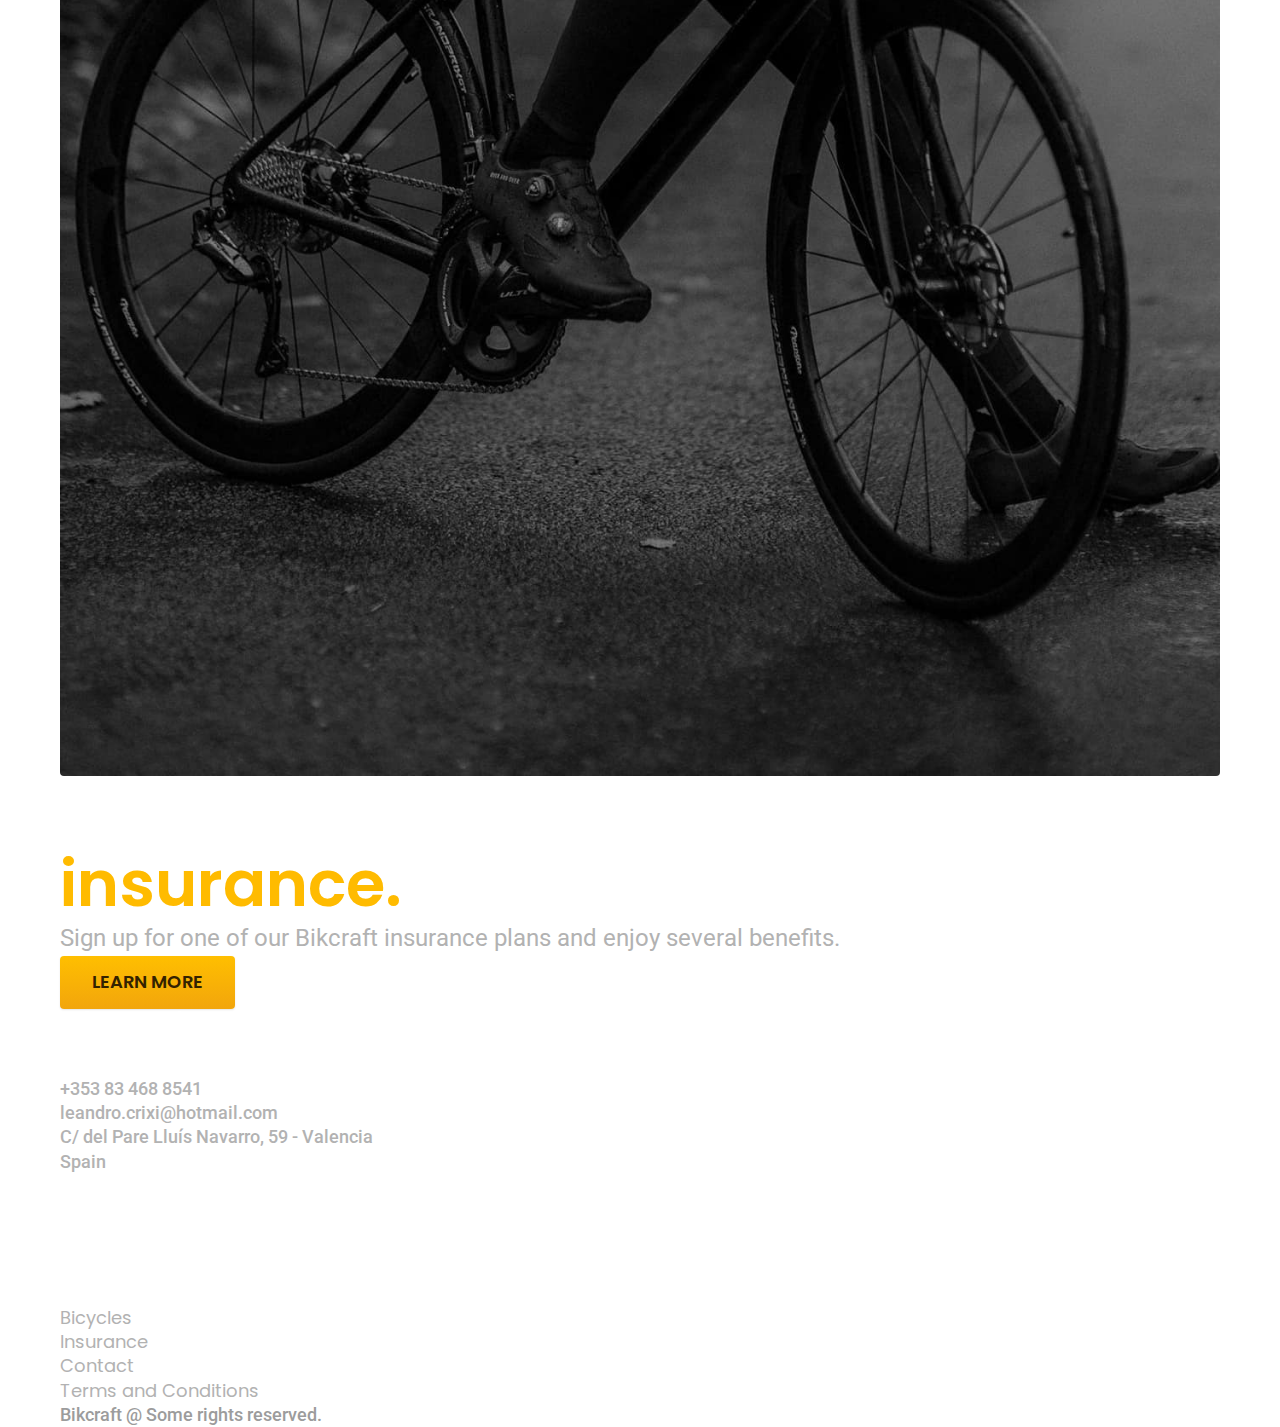
<file: bikes/magic.html>
<!DOCTYPE html>
<html lang="en">

<head>
    <meta charset="UTF-8">
    <meta name="viewport" content="width=device-width, initial-scale=1.0">
    <title>Magic | Bikcraft</title>
    <meta name="description" content="Magic.">
    <link rel="stylesheet" href="../css/style.css">

    <link rel="shortcut icon" href="../img/icons/eletrica.svg" type="image/svg+xml">
    <link rel="preconnect" href="https://fonts.googleapis.com">
    <link rel="preconnect" href="https://fonts.gstatic.com" crossorigin>
    <link
        href="https://fonts.googleapis.com/css2?family=Merriweather:ital,opsz,wght@0,18..144,300..900;1,18..144,300..900&family=Poppins:ital,wght@0,100;0,200;0,300;0,400;0,500;0,600;0,700;0,800;0,900;1,100;1,200;1,300;1,400;1,500;1,600;1,700;1,800;1,900&family=Roboto:ital,wght@0,100..900;1,100..900&display=swap"
        rel="stylesheet">
    <script>document.documentElement.classList.add('js')</script>
</head>

<body id="bike">
    <header class="header-bg">
        <div class="header container">
            <a href="../"><img src="../img/bikcraft.svg" alt="Bikcraft"></a>
            <nav aria-label="primary">
                <ul class="header-menu font-1-m color-0">
                    <li><a href="../bikes.html">Bicycles</a></li>
                    <li><a href="../insurance.html">Insurance</a></li>
                    <li><a href="../contact.html">Contact</a></li>
                </ul>
            </nav>
        </div>
    </header>

    <main class="title-bg">
        <div>
            <div class="title container">
                <p class="font-2-xl color-5">$ 2499</p>
                <h1 class="font-1-xxl color-0">Magic Might<span class="color-p1">.</span></h1>
            </div>
        </div>

        <div class="bike container">
            <div class="bike-img">
                <img src="../img/bike/nimbus2.jpg" alt="">
                <img src="../img/bike/nimbus1.jpg" alt="">
                <img src="../img/bike/nimbus3.jpg" alt="">
            </div>
            <div class="bike-content">
                <p class="font-2-l color-5">The Magic Might is the best Bikcraft ever created by our team. It comes
                    equipped with the best
                    accessories, which guarantees greater speed.</p>

                <div class="bike-buy">
                    <a class="button" href="../quote.html?type=bikcraft&product=magic">Buy it now</a>
                    <span class="font-1-xs color-6"><img src="../img/icons/entrega.svg" alt=""> Delivery in 5
                        days</span>
                    <span class="font-1-xs color-6"><img src="../img/icons/estoque.svg" alt=""> 18 available</span>
                </div>
                <h2 class="font-1xs color-0">Information</h2>
                <ul class="bike-info">
                    <li>
                        <img src="../img/icons/eletrica.svg" alt="">
                        <h3 class="font-1-m color-0">Electric motor</h3>
                        <p class="font-2-xs color-5">Allows you to travel unimaginable distances with your bike.</p>
                    </li>
                    <li>
                        <img src="../img/icons/velocidade.svg" alt="">
                        <h3 class="font-1-m color-0">45 km/h</h3>
                        <p class="font-2-xs color-5">The fastest electric bike available on the market.</p>
                    </li>
                    <li>
                        <img src="../img/icons/rastreador.svg" alt="">
                        <h3 class="font-1-m color-0">Tracker</h3>
                        <p class="font-2-xs color-5">Tracker and anti-theft system to ensure your peace of mind.</p>
                    </li>
                    <li>
                        <img src="../img/icons/carbono.svg" alt="">
                        <h3 class="font-1-m color-0">Carbon fiber</h3>
                        <p class="font-2-xs color-5">Greatest possible protection for your Bikcraft with carbon fiber.
                        </p>
                    </li>
                </ul>
                <h2 class="font-1xs color-0">Technical Info</h2>
                <ul class="bike-tech font-2-s color-0">
                    <li>Weight <span>9kg</span></li>
                    <li>Height <span>60 cm</span></li>
                    <li>Width <span>120 cm</span></li>
                    <li>Depth <span>10 cm</span></li>
                    <li>Gears <span>16</span></li>
                    <li>Wheel Rim <span>29</span></li>
                </ul>
            </div>
        </div>
    </main>

    <article class="container bikes-list">
        <h2 class="font-1-xxl">Choose Yours<span class="color-p1">.</span></h2>
        <ul>
            <li>
                <a href="./nimbus.html">
                    <img src="../img/bikes/nimbus.jpg" alt="Black Bike">
                    <h3 class="font-1-xl">Nimbus Stark</h3>
                    <span class="font-2-m color-8">$ 4999</span>
                </a>
            </li>
            <li>
                <a href="./nebula.html">
                    <img src="../img/bikes/nebula.jpg" alt="Black Bike">
                    <h3 class="font-1-xl">Nebula Cosmic</h3>
                    <span class="font-2-m color-8">$ 3999</span>
                </a>
            </li>
        </ul>
    </article>

    <article class="insurance-bike-bg">
        <div class="insurance-bike container">
            <div class="insurance-bike-img">
                <img src="../img/pics/seguros.jpg" alt="Person standing on a bicycle.">
            </div>
            <div class="insurance-bike-content">
                <h2 class="font-1-xxl color-0">Cycle more peacefully with our <span class="color-p1">insurance.</span>
                </h2>
                <p class="font-2-l color-5">Sign up for one of our Bikcraft insurance plans and enjoy several benefits.
                </p>
                <a class="button" href="../insurance.html">Learn more</a>
            </div>
        </div>
    </article>

    <footer class="footer-bg">
        <div class="footer container">
            <img src="../img/bikcraft.svg" alt="Bikcraft">
            <div class="footer-contact">
                <h3 class="color-0 font-2-l-b">Contact</h3>
                <ul class="color-5 font-2-m">
                    <li><a href="tel:+353834688541">+353 83 468 8541</a></li>
                    <li><a href="mailto:leandro.crixi@hotmail.com">leandro.crixi@hotmail.com</a></li>
                    <li>C/ del Pare Lluís Navarro, 59 - Valencia</li>
                    <li>Spain</li>
                </ul>
                <div class="footer-social">
                    <a>
                        <img src="../img/social-media/instagram.svg" alt="Instagram">
                    </a>
                    <a>
                        <img src="../img/social-media/facebook.svg" alt="Facebook">
                    </a>
                    <a>
                        <img src="../img/social-media/youtube.svg" alt="Youtube">
                    </a>
                </div>
            </div>
            <div class="footer-info">
                <h3 class="color-0 font-2-l-b">Information</h3>
                <nav>
                    <ul class="font-1-m color-5">
                        <li><a href="../bikes.html">Bicycles</a></li>
                        <li><a href="insurance.html">Insurance</a></li>
                        <li><a href="contact.html">Contact</a></li>
                        <li><a href="../terms.html">Terms and Conditions</a></li>
                    </ul>
                </nav>
            </div>
            <p class="footer-copy font-2-m color-6">Bikcraft @ Some rights reserved.</p>
        </div>
    </footer>

    <script src="../js/script.js"></script>
</body>

</html>
</file>
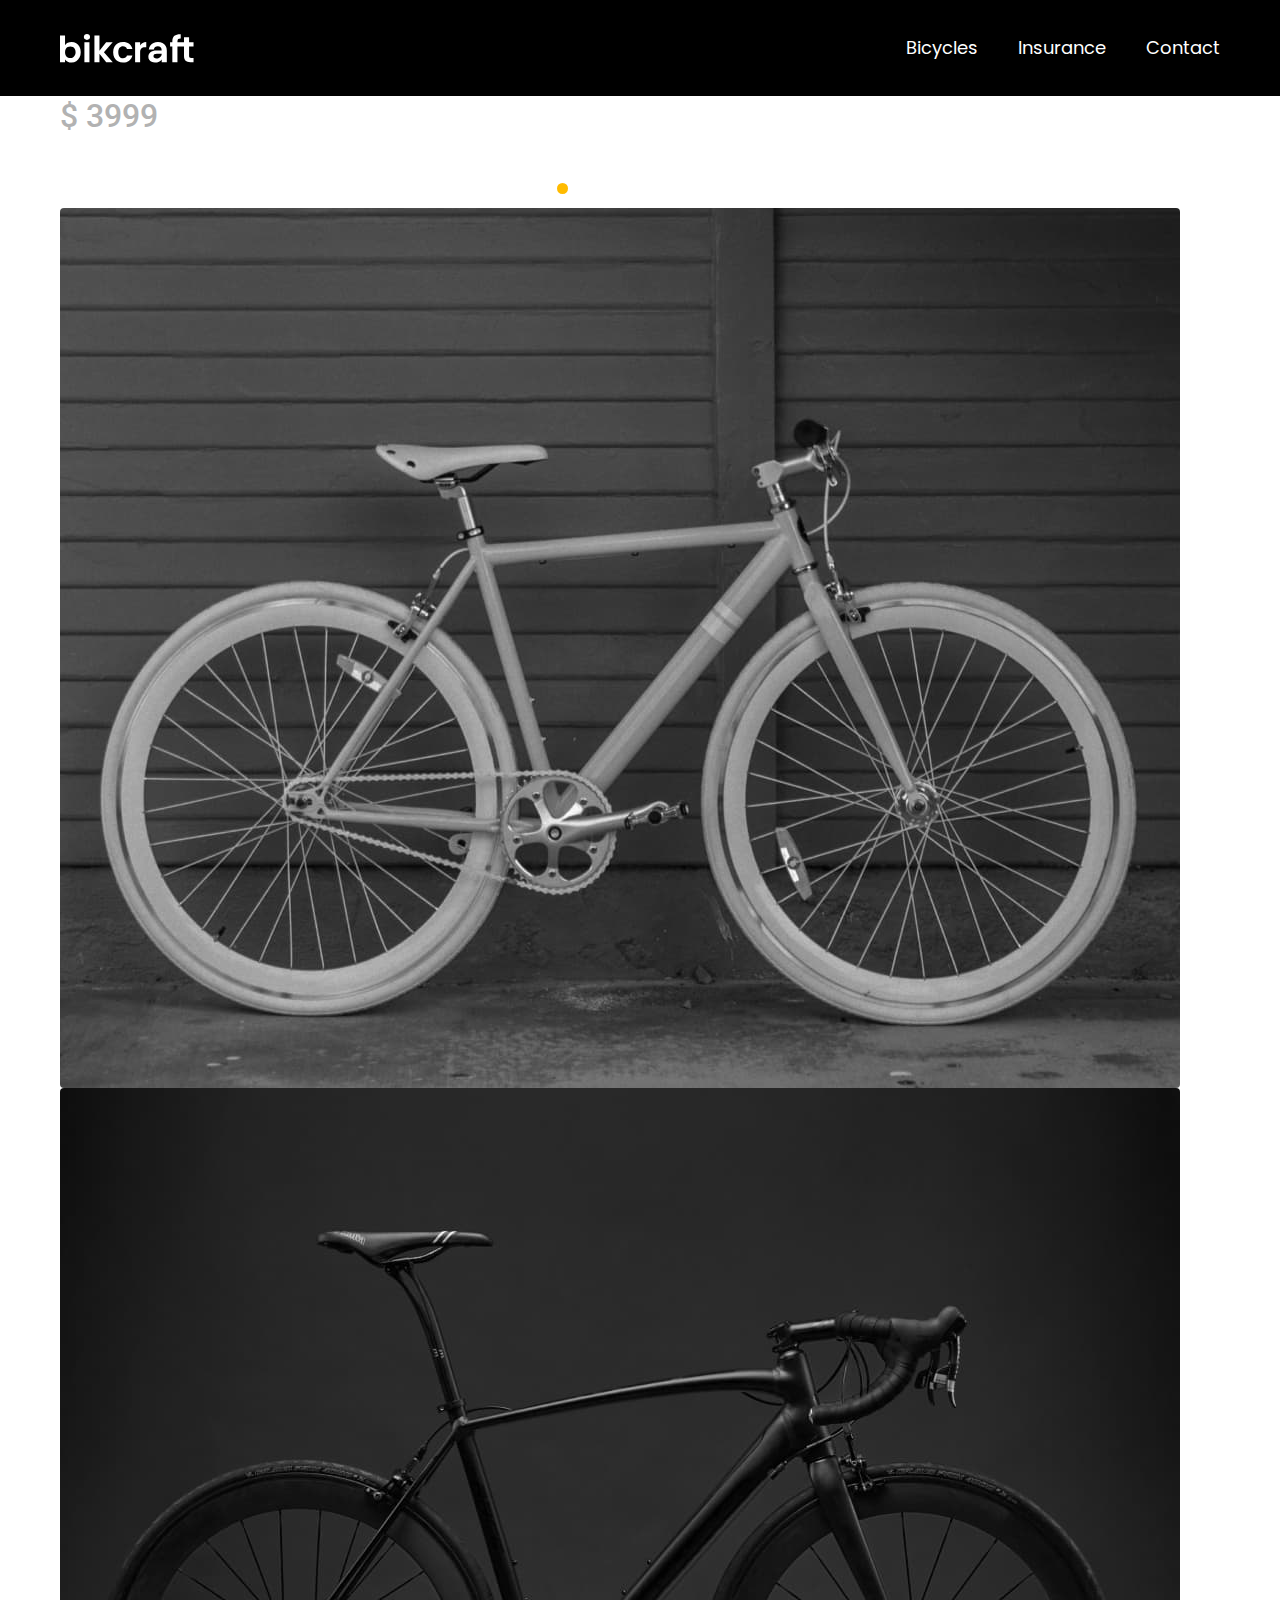
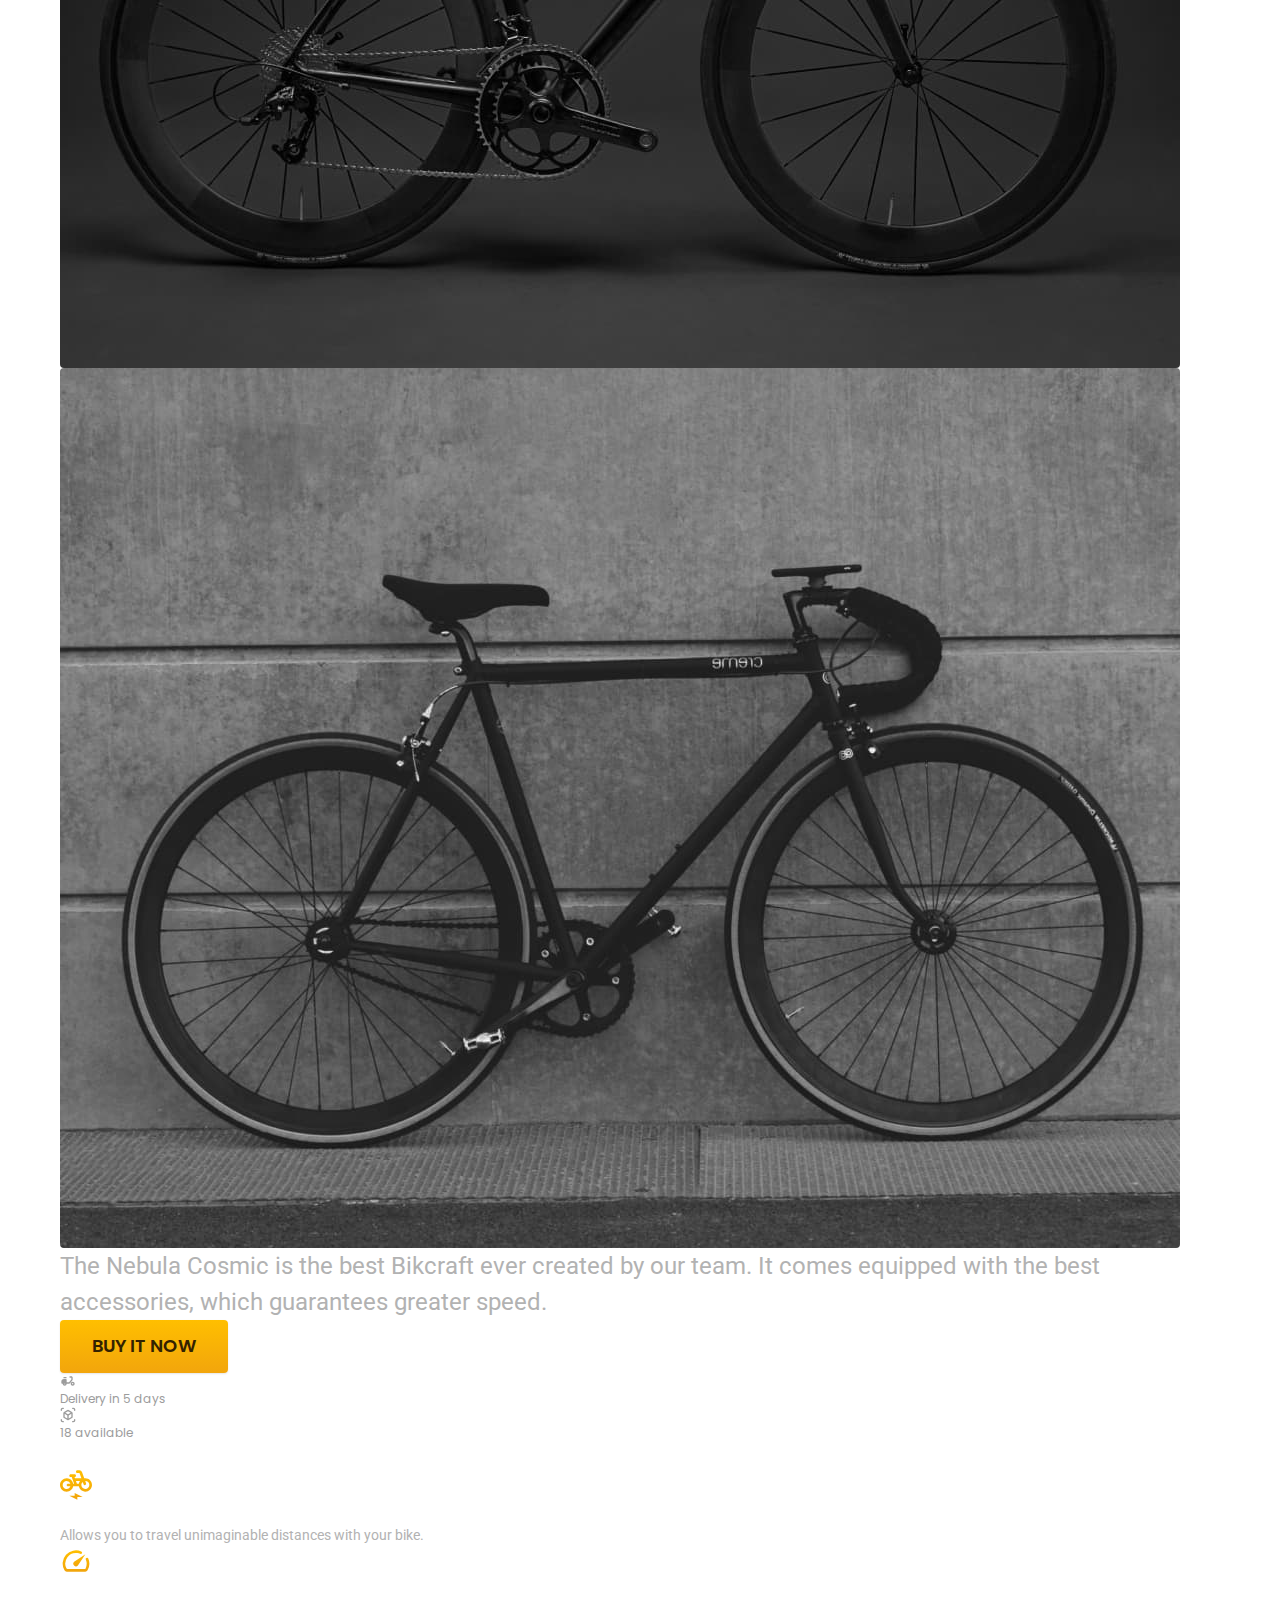
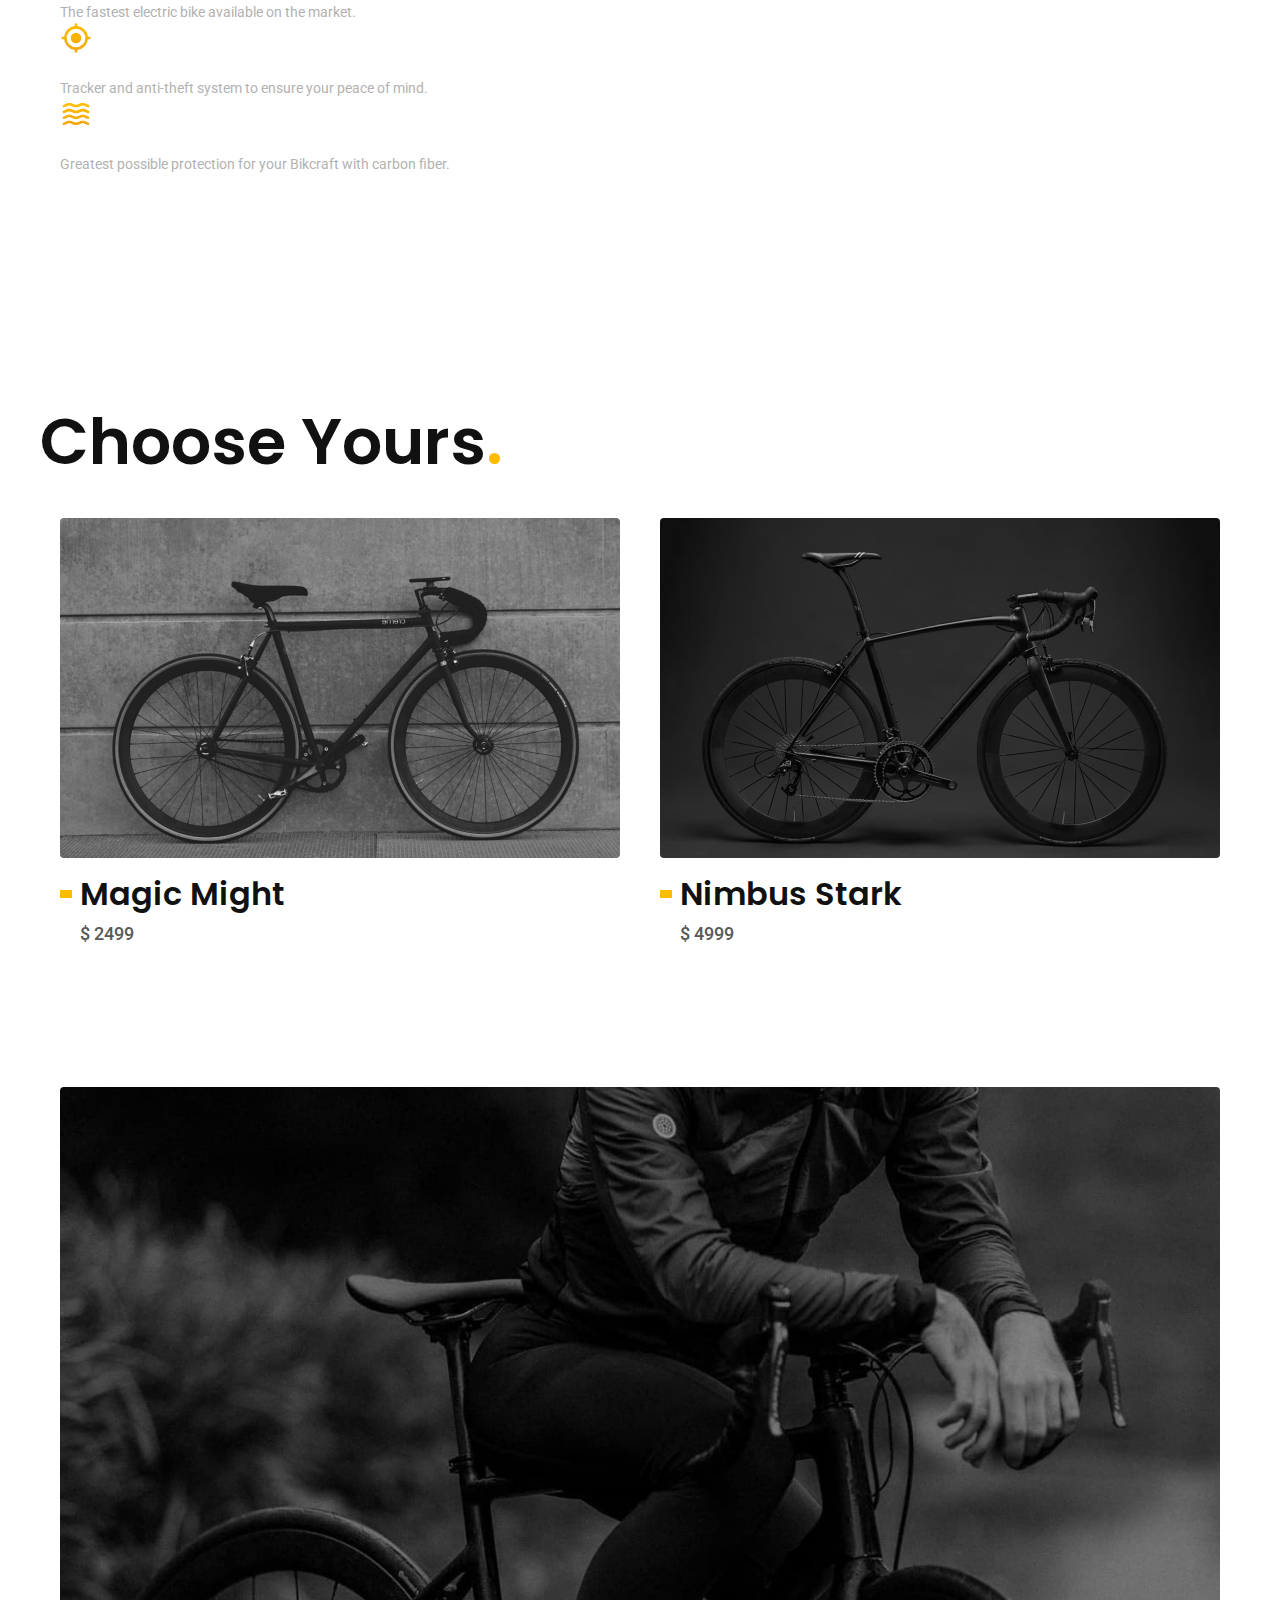
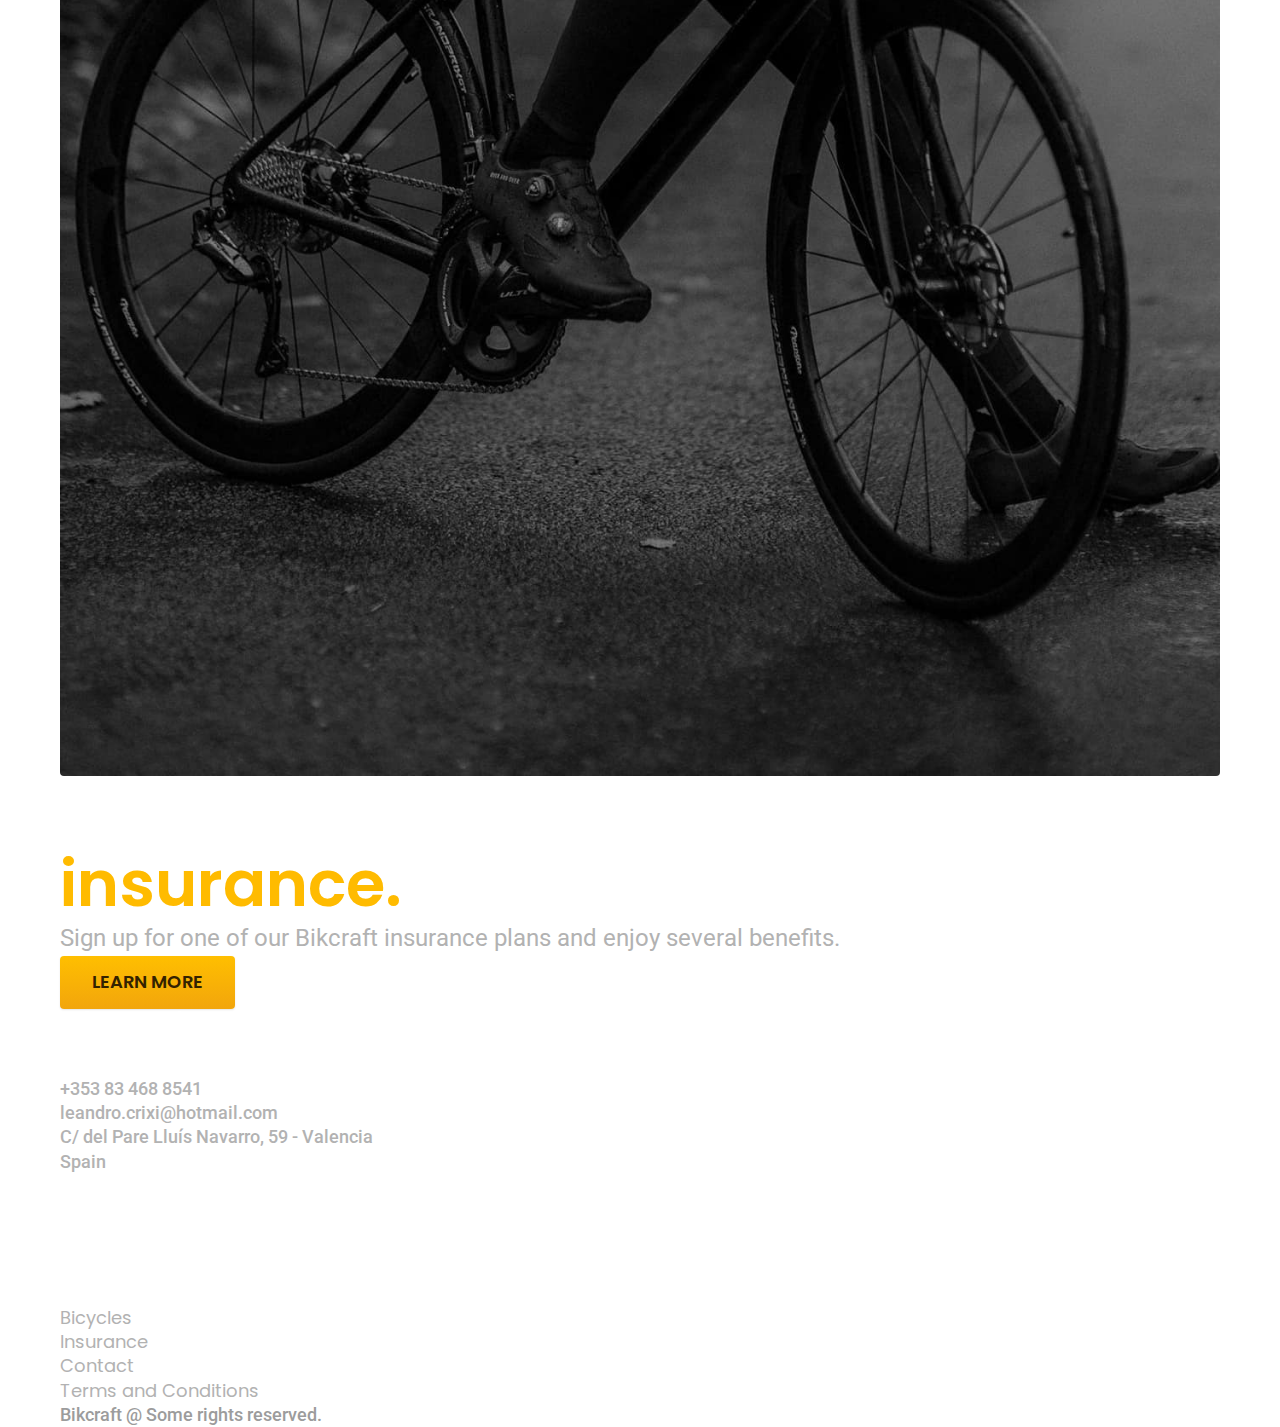
<file: bikes/nebula.html>
<!DOCTYPE html>
<html lang="en">

<head>
    <meta charset="UTF-8">
    <meta name="viewport" content="width=device-width, initial-scale=1.0">
    <title>Nebula | Bikcraft</title>
    <meta name="description" content="Nebula.">
    <link rel="stylesheet" href="../css/style.css">

    <link rel="shortcut icon" href="../img/icons/eletrica.svg" type="image/svg+xml">
    <link rel="preconnect" href="https://fonts.googleapis.com">
    <link rel="preconnect" href="https://fonts.gstatic.com" crossorigin>
    <link
        href="https://fonts.googleapis.com/css2?family=Merriweather:ital,opsz,wght@0,18..144,300..900;1,18..144,300..900&family=Poppins:ital,wght@0,100;0,200;0,300;0,400;0,500;0,600;0,700;0,800;0,900;1,100;1,200;1,300;1,400;1,500;1,600;1,700;1,800;1,900&family=Roboto:ital,wght@0,100..900;1,100..900&display=swap"
        rel="stylesheet">
    <script>document.documentElement.classList.add('js')</script>
</head>

<body id="bike">
    <header class="header-bg">
        <div class="header container">
            <a href="../"><img src="../img/bikcraft.svg" alt="Bikcraft"></a>
            <nav aria-label="primary">
                <ul class="header-menu font-1-m color-0">
                    <li><a href="../bikes.html">Bicycles</a></li>
                    <li><a href="../insurance.html">Insurance</a></li>
                    <li><a href="../contact.html">Contact</a></li>
                </ul>
            </nav>
        </div>
    </header>

    <main class="title-bg">
        <div>
            <div class="title container">
                <p class="font-2-xl color-5">$ 3999</p>
                <h1 class="font-1-xxl color-0">Nebula Cosmic<span class="color-p1">.</span></h1>
            </div>
        </div>

        <div class="bike container">
            <div class="bike-img">
                <img src="../img/bike/nimbus3.jpg" alt="">
                <img src="../img/bike/nimbus1.jpg" alt="">
                <img src="../img/bike/nimbus2.jpg" alt="">
            </div>
            <div class="bike-content">
                <p class="font-2-l color-5">The Nebula Cosmic is the best Bikcraft ever created by our team. It comes
                    equipped with the best
                    accessories, which guarantees greater speed.</p>

                <div class="bike-buy">
                    <a class="button" href="../quote.html?type=bikcraft&product=nebula">Buy it now</a>
                    <span class="font-1-xs color-6"><img src="../img/icons/entrega.svg" alt=""> Delivery in 5
                        days</span>
                    <span class="font-1-xs color-6"><img src="../img/icons/estoque.svg" alt=""> 18 available</span>
                </div>
                <h2 class="font-1xs color-0">Information</h2>
                <ul class="bike-info">
                    <li>
                        <img src="../img/icons/eletrica.svg" alt="">
                        <h3 class="font-1-m color-0">Electric motor</h3>
                        <p class="font-2-xs color-5">Allows you to travel unimaginable distances with your bike.</p>
                    </li>
                    <li>
                        <img src="../img/icons/velocidade.svg" alt="">
                        <h3 class="font-1-m color-0">40 km/h</h3>
                        <p class="font-2-xs color-5">The fastest electric bike available on the market.</p>
                    </li>
                    <li>
                        <img src="../img/icons/rastreador.svg" alt="">
                        <h3 class="font-1-m color-0">Tracker</h3>
                        <p class="font-2-xs color-5">Tracker and anti-theft system to ensure your peace of mind.</p>
                    </li>
                    <li>
                        <img src="../img/icons/carbono.svg" alt="">
                        <h3 class="font-1-m color-0">Carbon fiber</h3>
                        <p class="font-2-xs color-5">Greatest possible protection for your Bikcraft with carbon fiber.
                        </p>
                    </li>
                </ul>
                <h2 class="font-1xs color-0">Technical Info</h2>
                <ul class="bike-tech font-2-s color-0">
                    <li>Weight <span>9kg</span></li>
                    <li>Height <span>60 cm</span></li>
                    <li>Width <span>120 cm</span></li>
                    <li>Depth <span>10 cm</span></li>
                    <li>Gears <span>16</span></li>
                    <li>Wheel Rim <span>29</span></li>
                </ul>
            </div>
        </div>
    </main>

    <article class="container bikes-list">
        <h2 class="font-1-xxl">Choose Yours<span class="color-p1">.</span></h2>
        <ul>
            <li>
                <a href="./magic.html">
                    <img src="../img/bikes/magic.jpg" alt="Black Bike">
                    <h3 class="font-1-xl">Magic Might</h3>
                    <span class="font-2-m color-8">$ 2499</span>
                </a>
            </li>
            <li>
                <a href="./nimbus.html">
                    <img src="../img/bikes/nimbus.jpg" alt="Black Bike">
                    <h3 class="font-1-xl">Nimbus Stark</h3>
                    <span class="font-2-m color-8">$ 4999</span>
                </a>
            </li>
        </ul>
    </article>

    <article class="insurance-bike-bg">
        <div class="insurance-bike container">
            <div class="insurance-bike-img">
                <img src="../img/pics/seguros.jpg" alt="Person standing on a bicycle.">
            </div>
            <div class="insurance-bike-content">
                <h2 class="font-1-xxl color-0">Cycle more peacefully with our <span class="color-p1">insurance.</span>
                </h2>
                <p class="font-2-l color-5">Sign up for one of our Bikcraft insurance plans and enjoy several benefits.
                </p>
                <a class="button" href="../insurance.html">Learn more</a>
            </div>
        </div>
    </article>

    <footer class="footer-bg">
        <div class="footer container">
            <img src="../img/bikcraft.svg" alt="Bikcraft">
            <div class="footer-contact">
                <h3 class="color-0 font-2-l-b">Contact</h3>
                <ul class="color-5 font-2-m">
                    <li><a href="tel:+353834688541">+353 83 468 8541</a></li>
                    <li><a href="mailto:leandro.crixi@hotmail.com">leandro.crixi@hotmail.com</a></li>
                    <li>C/ del Pare Lluís Navarro, 59 - Valencia</li>
                    <li>Spain</li>
                </ul>
                <div class="footer-social">
                    <a>
                        <img src="../img/social-media/instagram.svg" alt="Instagram">
                    </a>
                    <a>
                        <img src="../img/social-media/facebook.svg" alt="Facebook">
                    </a>
                    <a>
                        <img src="../img/social-media/youtube.svg" alt="Youtube">
                    </a>
                </div>
            </div>
            <div class="footer-info">
                <h3 class="color-0 font-2-l-b">Information</h3>
                <nav>
                    <ul class="font-1-m color-5">
                        <li><a href="../bikes.html">Bicycles</a></li>
                        <li><a href="insurance.html">Insurance</a></li>
                        <li><a href="contact.html">Contact</a></li>
                        <li><a href="../terms.html">Terms and Conditions</a></li>
                    </ul>
                </nav>
            </div>
            <p class="footer-copy font-2-m color-6">Bikcraft @ Some rights reserved.</p>
        </div>
    </footer>

    <script src="../js/script.js"></script>
</body>

</html>
</file>
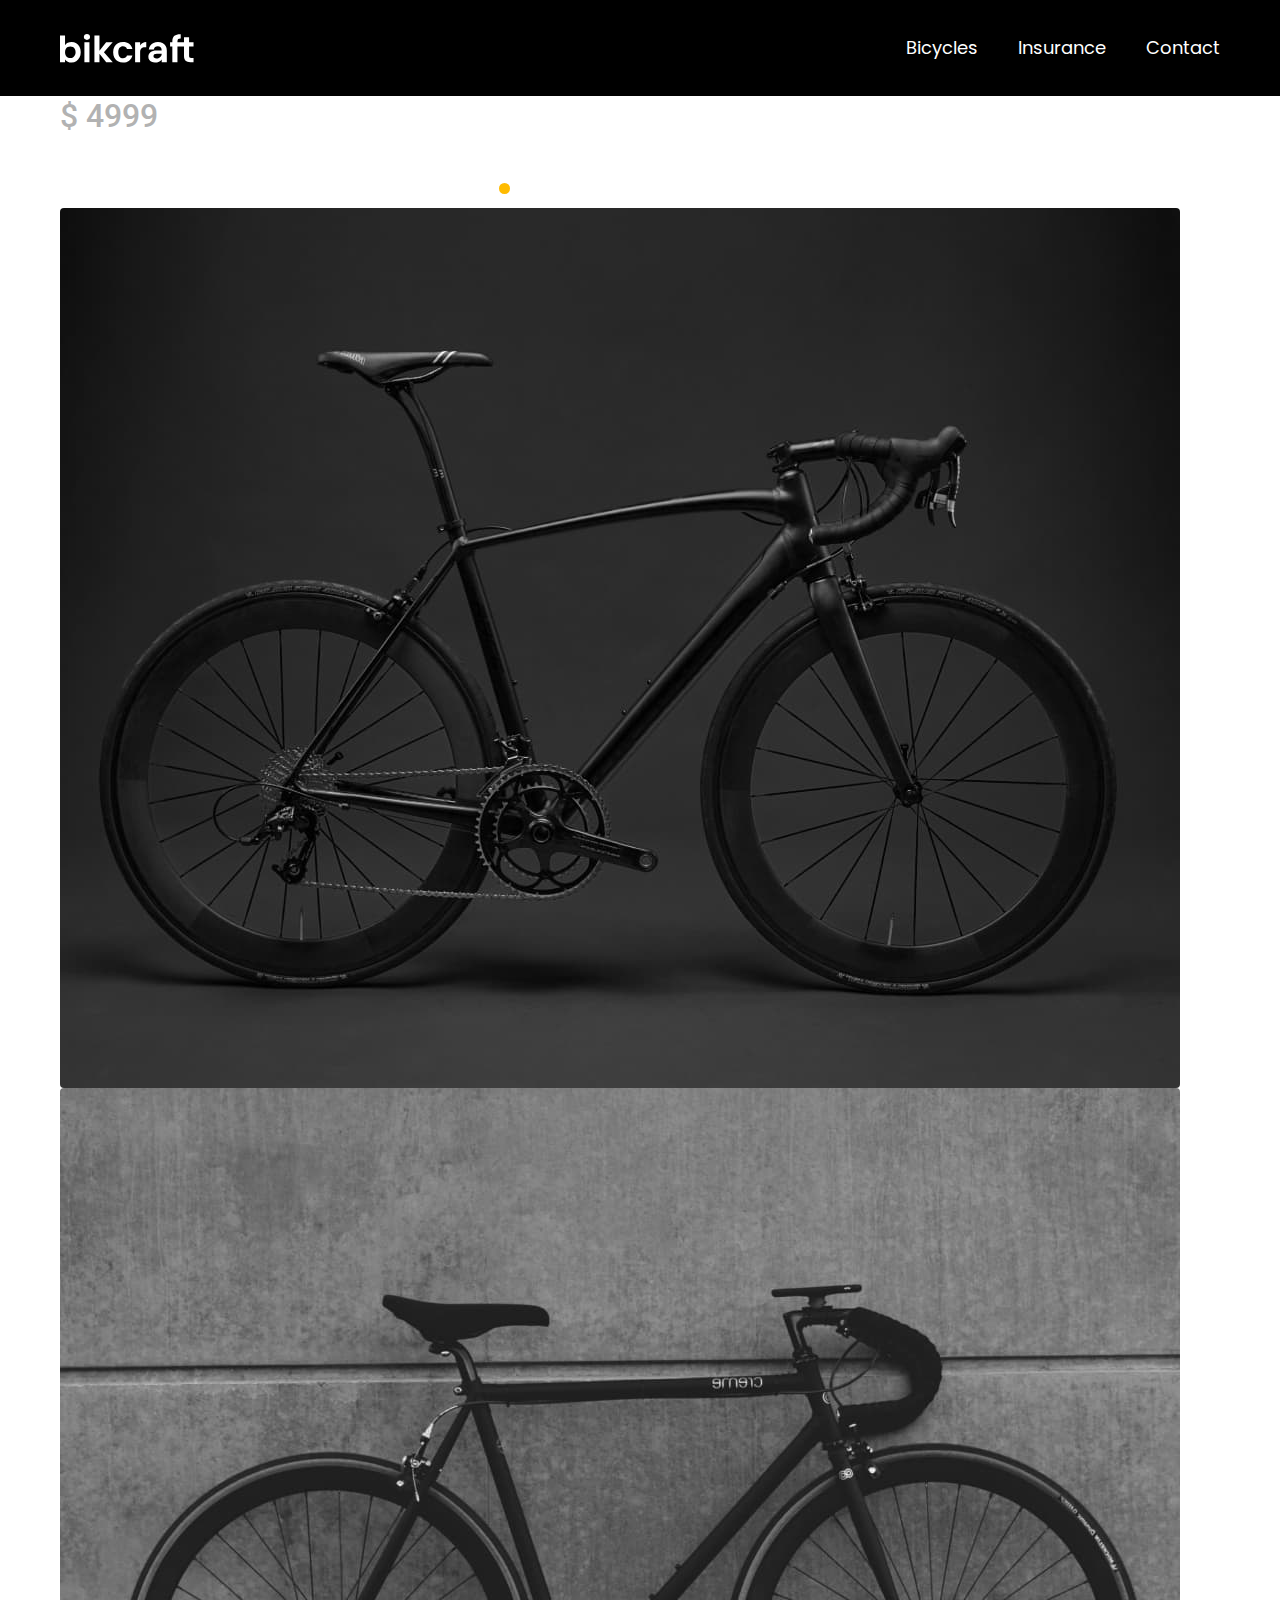
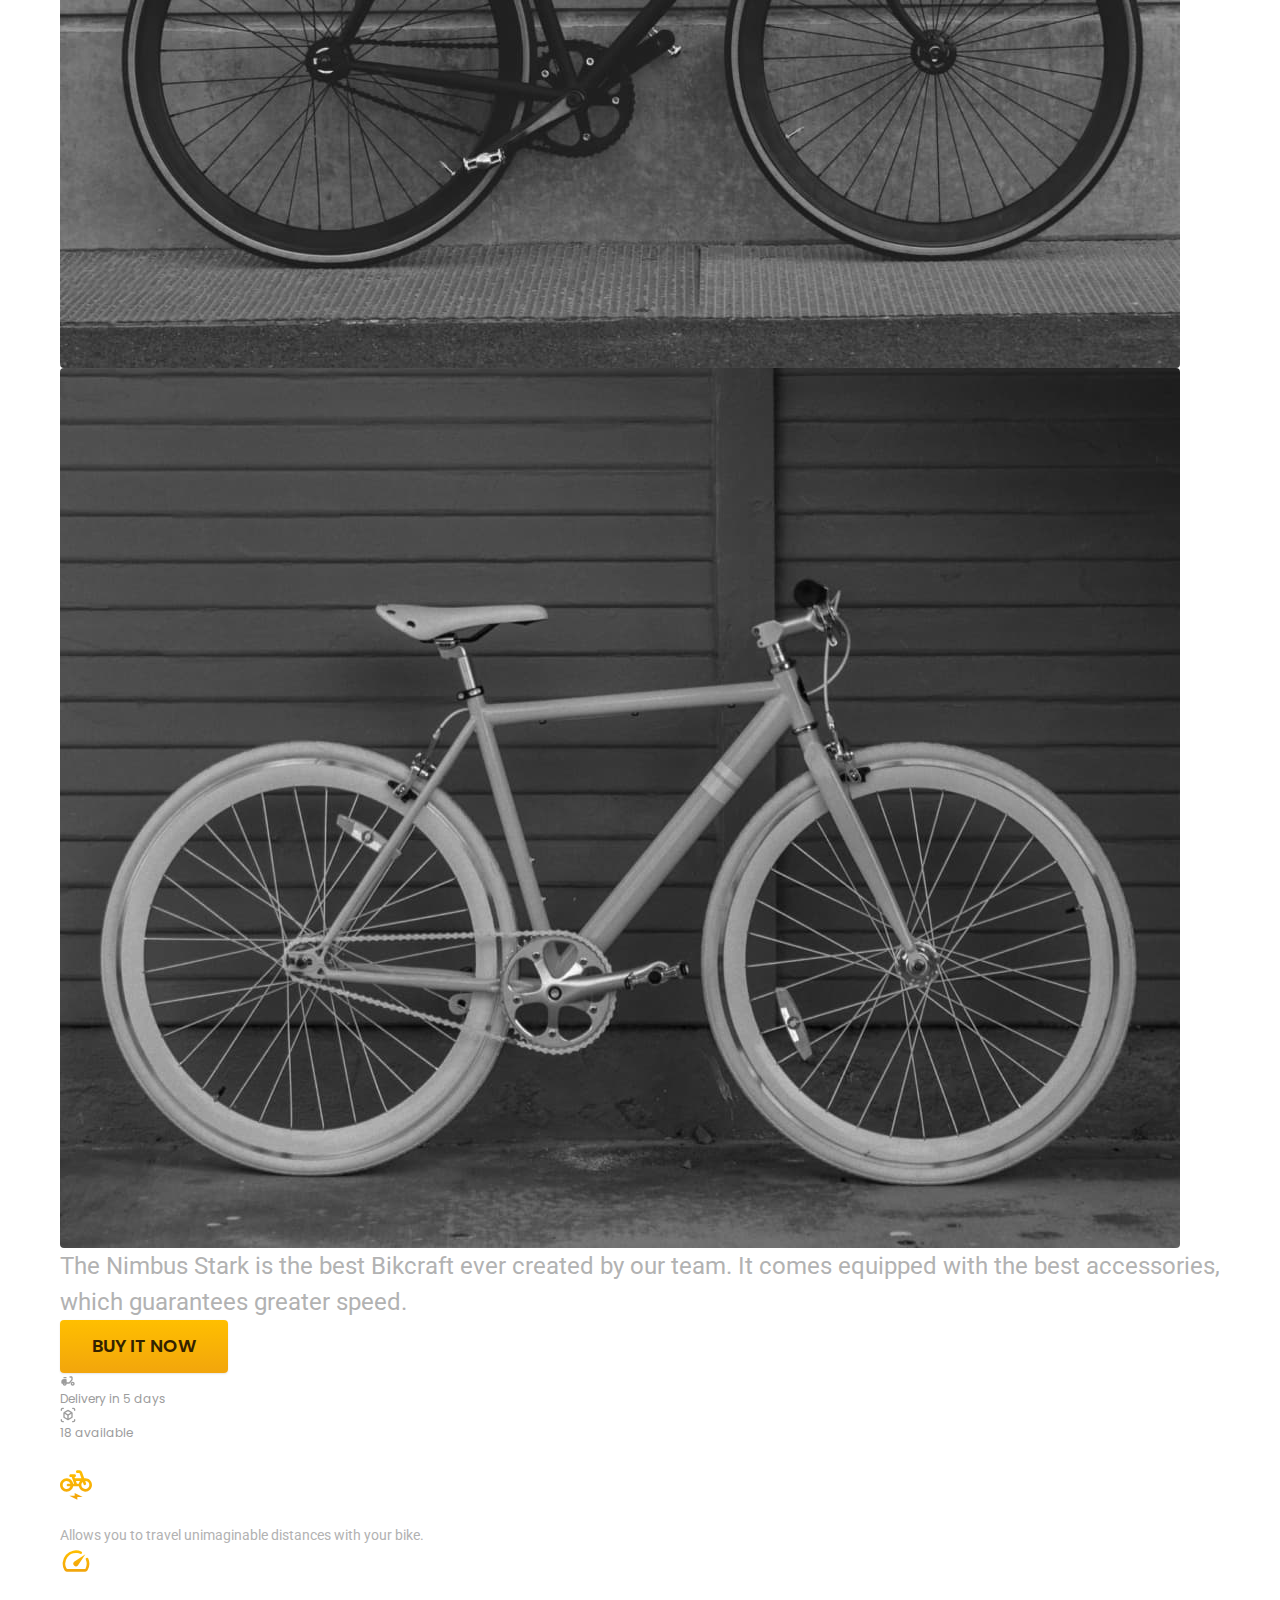
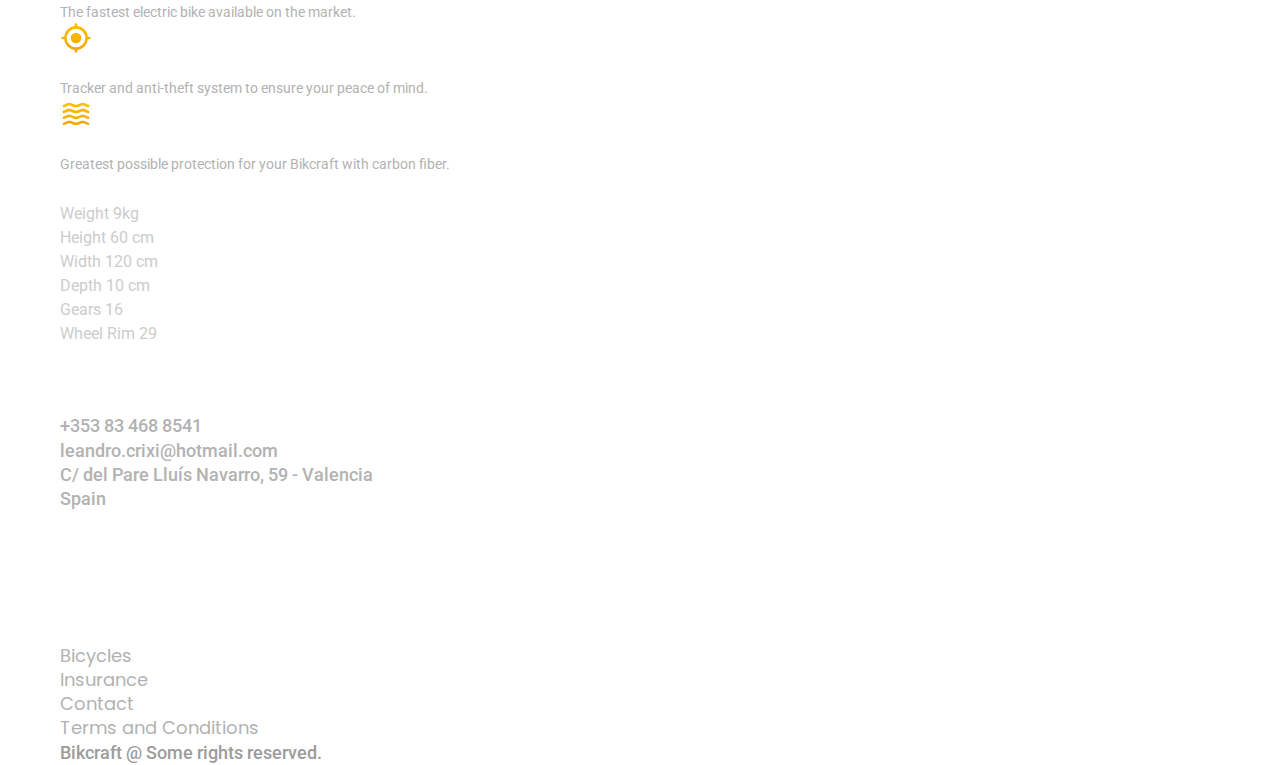
<file: bikes/nimbus.html>
<!DOCTYPE html>
<html lang="en">

<head>
    <meta charset="UTF-8">
    <meta name="viewport" content="width=device-width, initial-scale=1.0">
    <title>Terms and Conditions | Bikcraft</title>
    <meta name="description" content="Terms and Conditions.">
    <link rel="stylesheet" href="../css/style.css">

    <link rel="preconnect" href="https://fonts.googleapis.com">
    <link rel="preconnect" href="https://fonts.gstatic.com" crossorigin>
    <link
        href="https://fonts.googleapis.com/css2?family=Merriweather:ital,opsz,wght@0,18..144,300..900;1,18..144,300..900&family=Poppins:ital,wght@0,100;0,200;0,300;0,400;0,500;0,600;0,700;0,800;0,900;1,100;1,200;1,300;1,400;1,500;1,600;1,700;1,800;1,900&family=Roboto:ital,wght@0,100..900;1,100..900&display=swap"
        rel="stylesheet">
</head>

<body id="terms">
    <header class="header-bg">
        <div class="header container">
            <a href="../"><img src="../img/bikcraft.svg" alt="Bikcraft"></a>
            <nav aria-label="primary">
                <ul class="header-menu font-1-m color-0">
                    <li><a href="../bikes.html">Bicycles</a></li>
                    <li><a href="../insurance.html">Insurance</a></li>
                    <li><a href="../contact.html">Contact</a></li>
                </ul>
            </nav>
        </div>
    </header>

    <main class="title-bg">
        <div>
            <div class="title container">
                <p class="font-2-xl color-5">$ 4999</p>
                <h1 class="font-1-xxl color-0">Nimbus Stark<span class="color-p1">.</span></h1>
            </div>
        </div>

        <div class="bike container">
            <div class="bike-img">
                <img src="../img/bike/nimbus1.jpg" alt="">
                <img src="../img/bike/nimbus2.jpg" alt="">
                <img src="../img/bike/nimbus3.jpg" alt="">
            </div>
            <div class="bike-content">
                <p class="font-2-l color-5">The Nimbus Stark is the best Bikcraft ever created by our team. It comes equipped with the best
                    accessories, which guarantees greater speed.</p>
            </div>
            <div class="bike-buy">
                <a class="button" href="../quote.html">Buy it now</a>
                <span class="font-1-xs color-6"><img src="../img/icons/entrega.svg" alt=""> Delivery in 5 days</span>
                <span class="font-1-xs color-6"><img src="../img/icons/estoque.svg" alt=""> 18 available</span>
            </div>
            <h2 class="font-1xs color-0">Information</h2>
            <ul class="bike-info">
                <li>
                    <img src="../img/icons/eletrica.svg" alt="">
                    <h3 class="font-1-m color-0">Electric motor</h3>
                    <p class="font-2-xs color-5">Allows you to travel unimaginable distances with your bike.</p>
                </li>
                <li>
                    <img src="../img/icons/velocidade.svg" alt="">
                    <h3 class="font-1-m color-0">50 km/h</h3>
                    <p class="font-2-xs color-5">The fastest electric bike available on the market.</p>
                </li>
                <li>
                    <img src="../img/icons/rastreador.svg" alt="">
                    <h3 class="font-1-m color-0">Tracker</h3>
                    <p class="font-2-xs color-5">Tracker and anti-theft system to ensure your peace of mind.</p>
                </li>
                <li>
                    <img src="../img/icons/carbono.svg" alt="">
                    <h3 class="font-1-m color-0">Carbon fiber</h3>
                    <p class="font-2-xs color-5">Greatest possible protection for your Bikcraft with carbon fiber.</p>
                </li>
            </ul>
            <h2 class="font-1xs color-0">Technical Info</h2>
            <ul class="bike-tech font-2-s color-4">
                <li>Weight <span>9kg</span></li>
                <li>Height <span>60 cm</span></li>
                <li>Width <span>120 cm</span></li>
                <li>Depth <span>10 cm</span></li>
                <li>Gears <span>16</span></li>
                <li>Wheel Rim <span>29</span></li>
            </ul>
        </div>
    </main>

    <footer class="footer-bg">
        <div class="footer container">
            <img src="../img/bikcraft.svg" alt="Bikcraft">
            <div class="footer-contact">
                <h3 class="color-0 font-2-l-b">Contact</h3>
                <ul class="color-5 font-2-m">
                    <li><a href="tel:+353834688541">+353 83 468 8541</a></li>
                    <li><a href="mailto:leandro.crixi@hotmail.com">leandro.crixi@hotmail.com</a></li>
                    <li>C/ del Pare Lluís Navarro, 59 - Valencia</li>
                    <li>Spain</li>
                </ul>
                <div class="footer-social">
                    <a>
                        <img src="../img/social-media/instagram.svg" alt="Instagram">
                    </a>
                    <a>
                        <img src="../img/social-media/facebook.svg" alt="Facebook">
                    </a>
                    <a>
                        <img src="../img/social-media/youtube.svg" alt="Youtube">
                    </a>
                </div>
            </div>
            <div class="footer-info">
                <h3 class="color-0 font-2-l-b">Information</h3>
                <nav>
                    <ul class="font-1-m color-5">
                        <li><a href="../bikes.html">Bicycles</a></li>
                        <li><a href="insurance.html">Insurance</a></li>
                        <li><a href="contact.html">Contact</a></li>
                        <li><a href="../terms.html">Terms and Conditions</a></li>
                    </ul>
                </nav>
            </div>
            <p class="footer-copy font-2-m color-6">Bikcraft @ Some rights reserved.</p>
        </div>
    </footer>

</body>

</html>
</file>
<file: css/style.css>
@import './global/global.css';
@import './utils/typography.css';
@import './utils/colors.css';
@import './global/header.css';

/* utils */
@import './utils/components.css';

/* Home */
@import './home/intro.css';
@import './home/tech.css';
@import './home/partners.css';
@import './home/testimony.css';

/* Bikes */
@import './bikes/bikes-list.css';

/* insurance */
@import './insurance/insurance.css';
</file>
